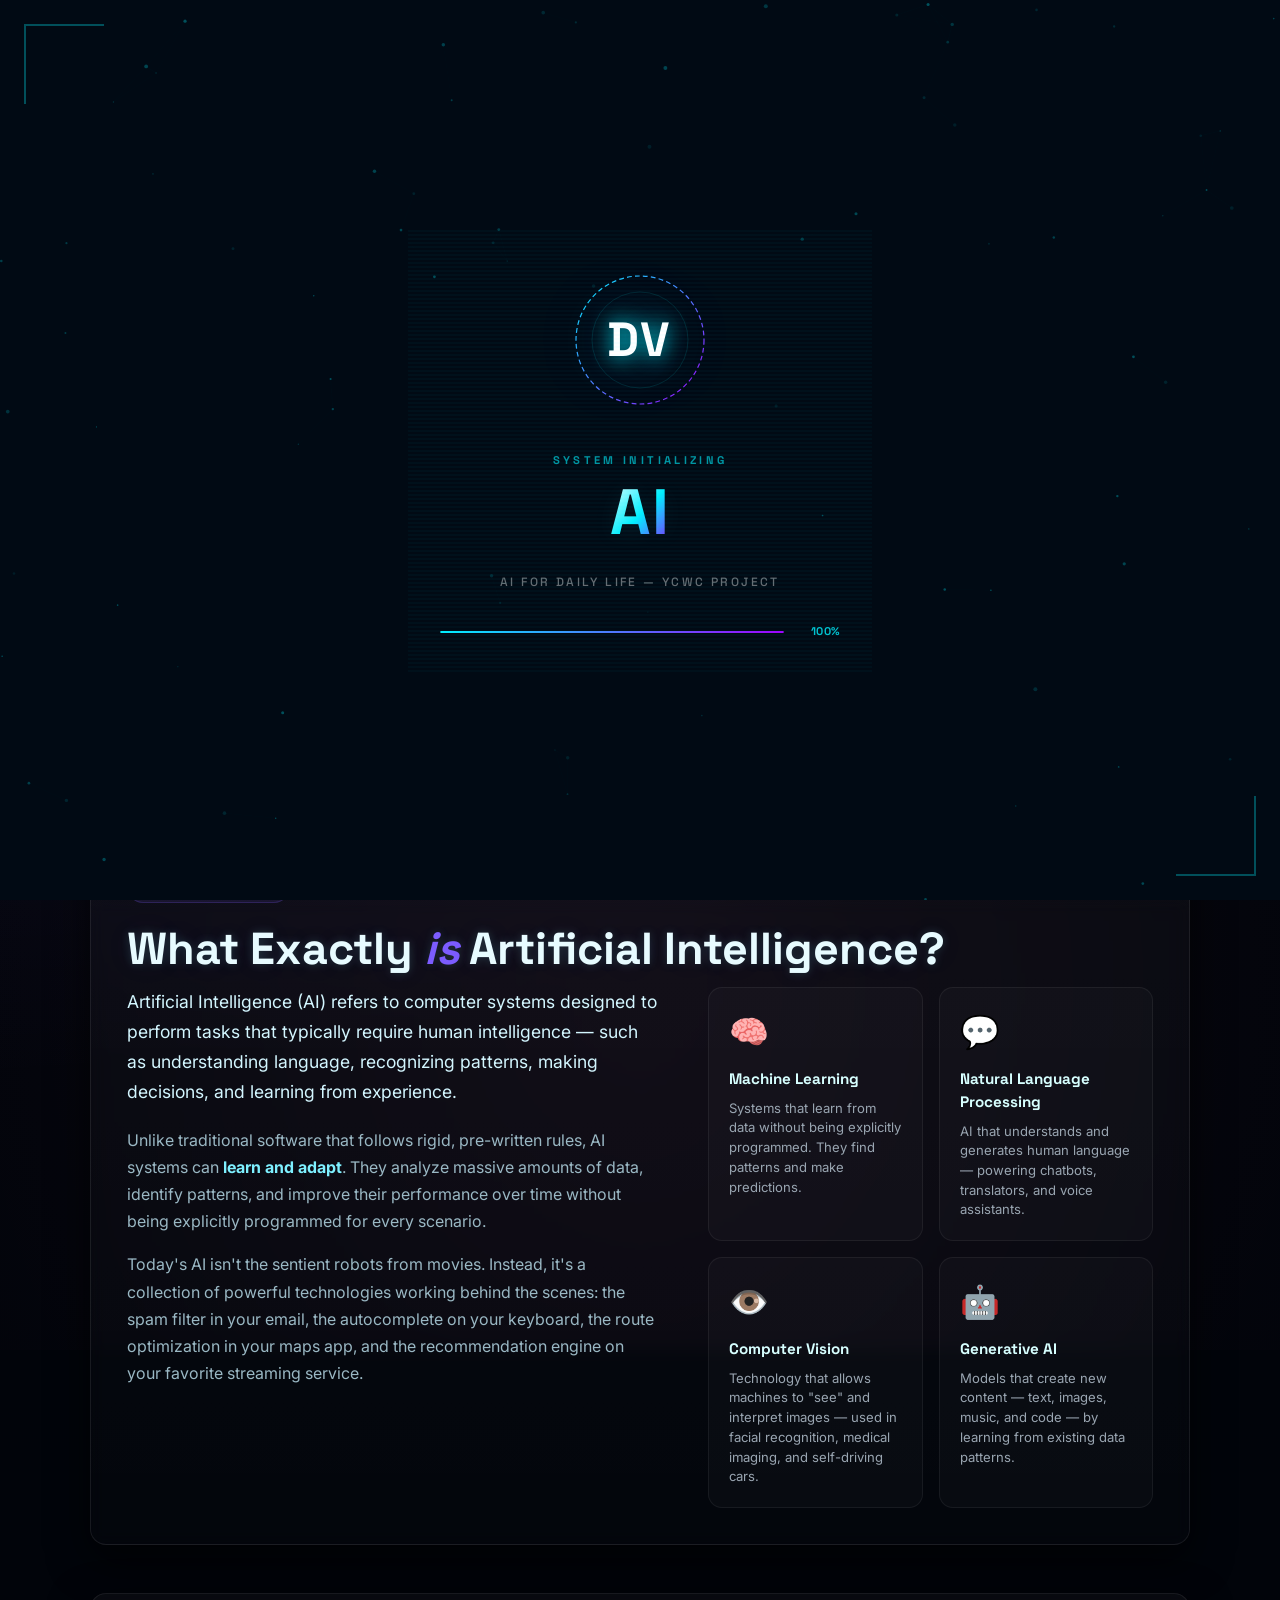
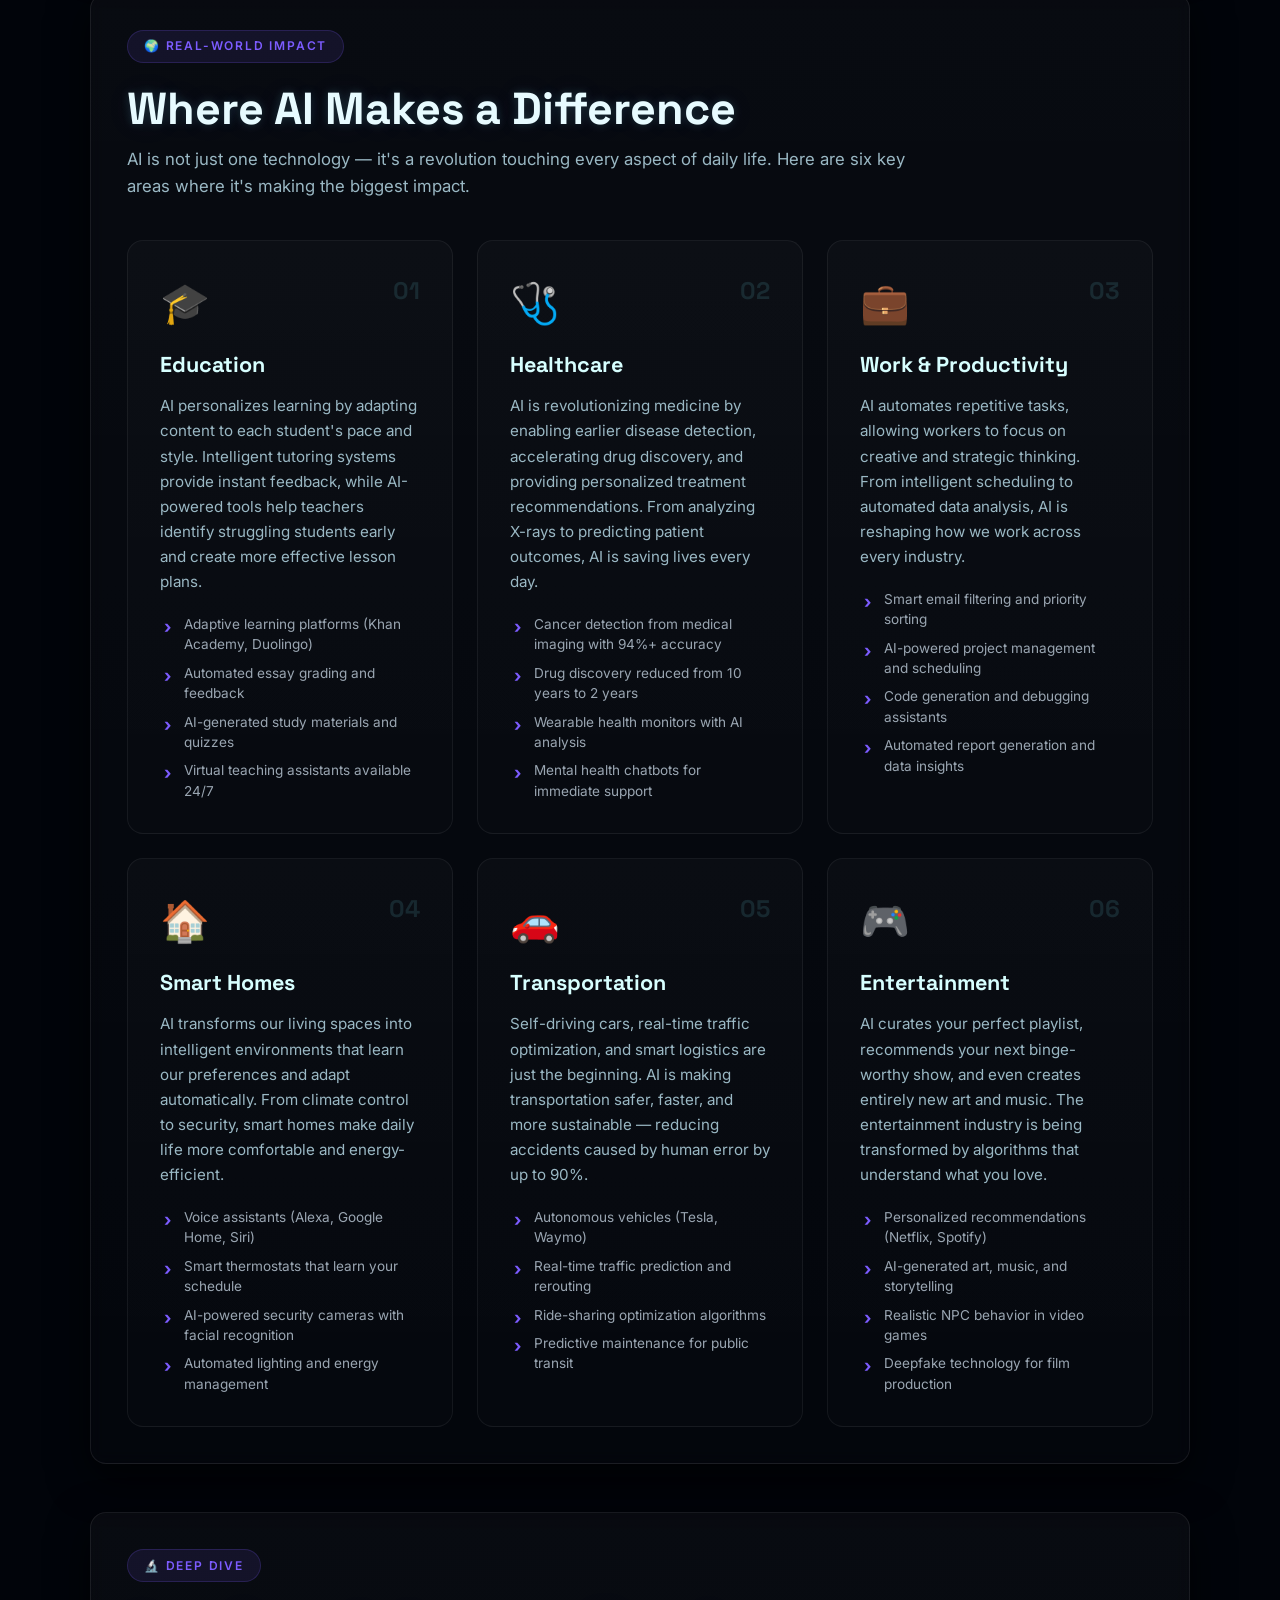
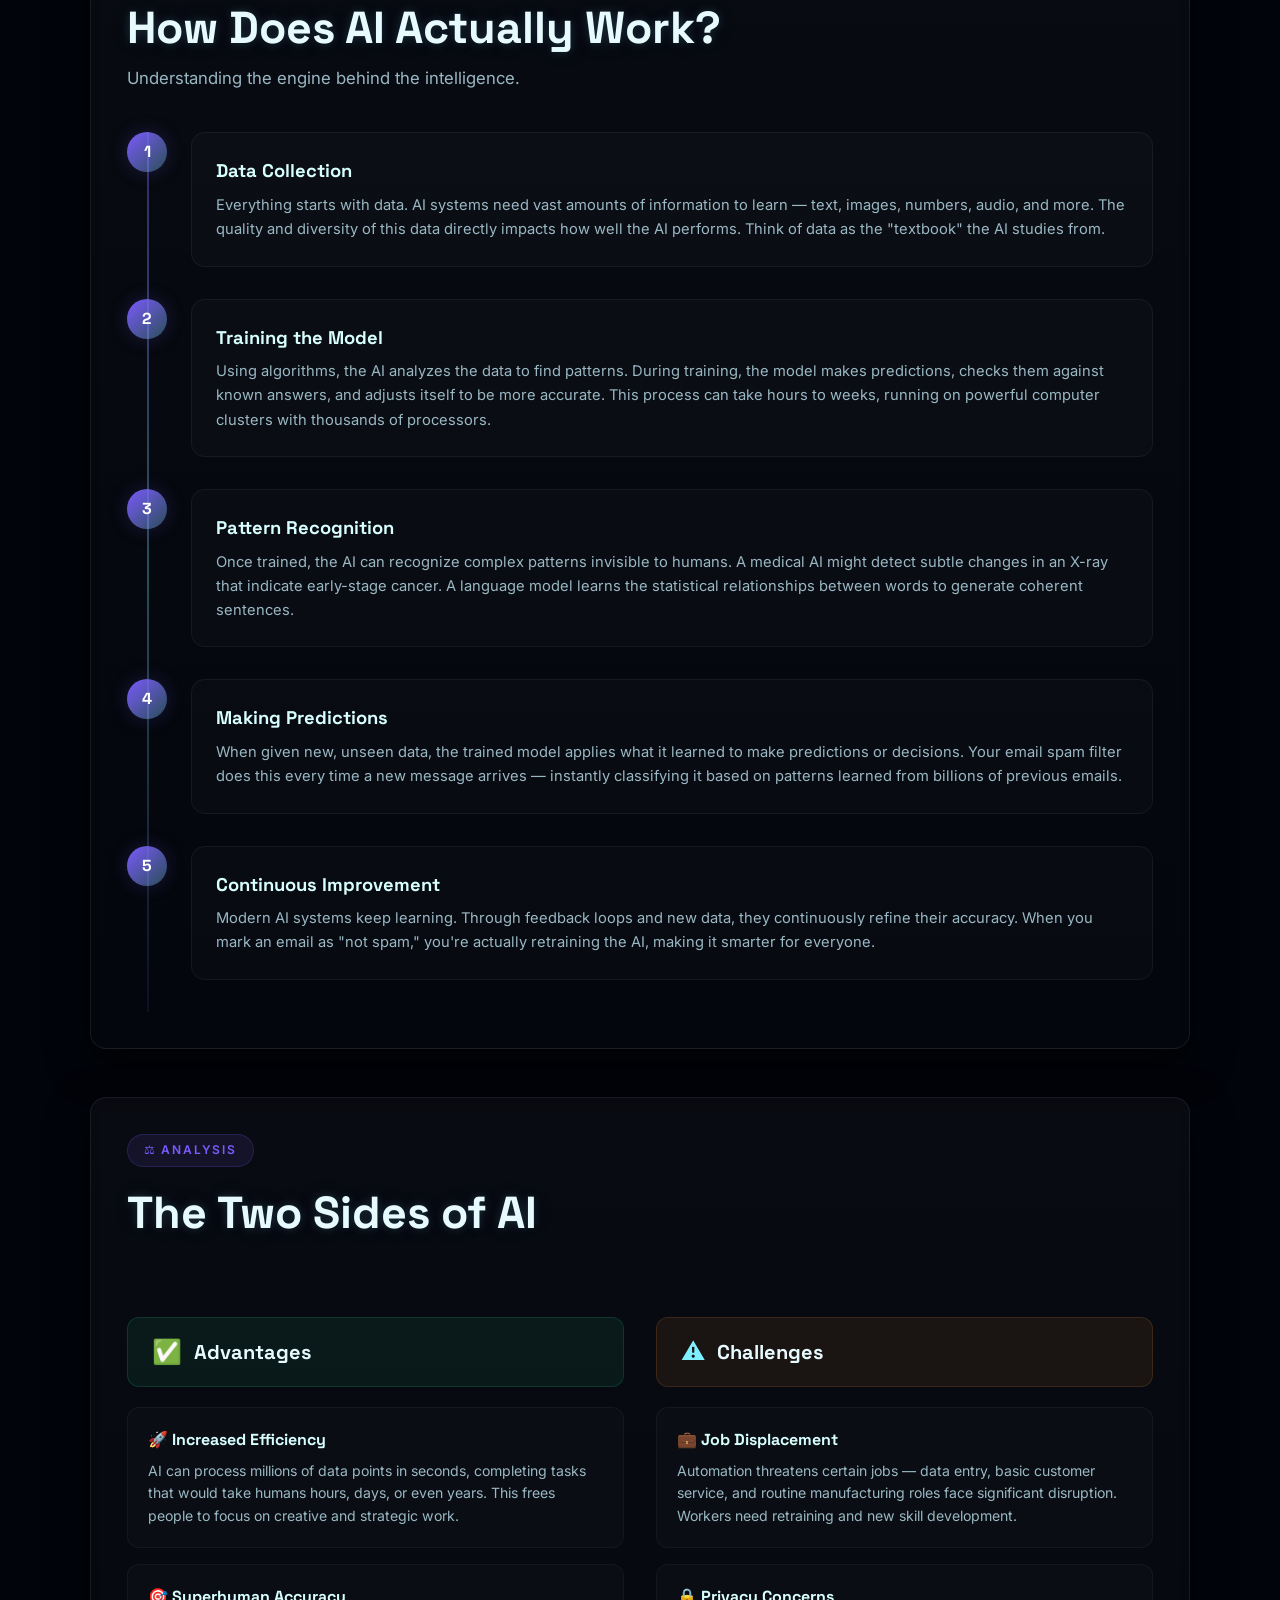
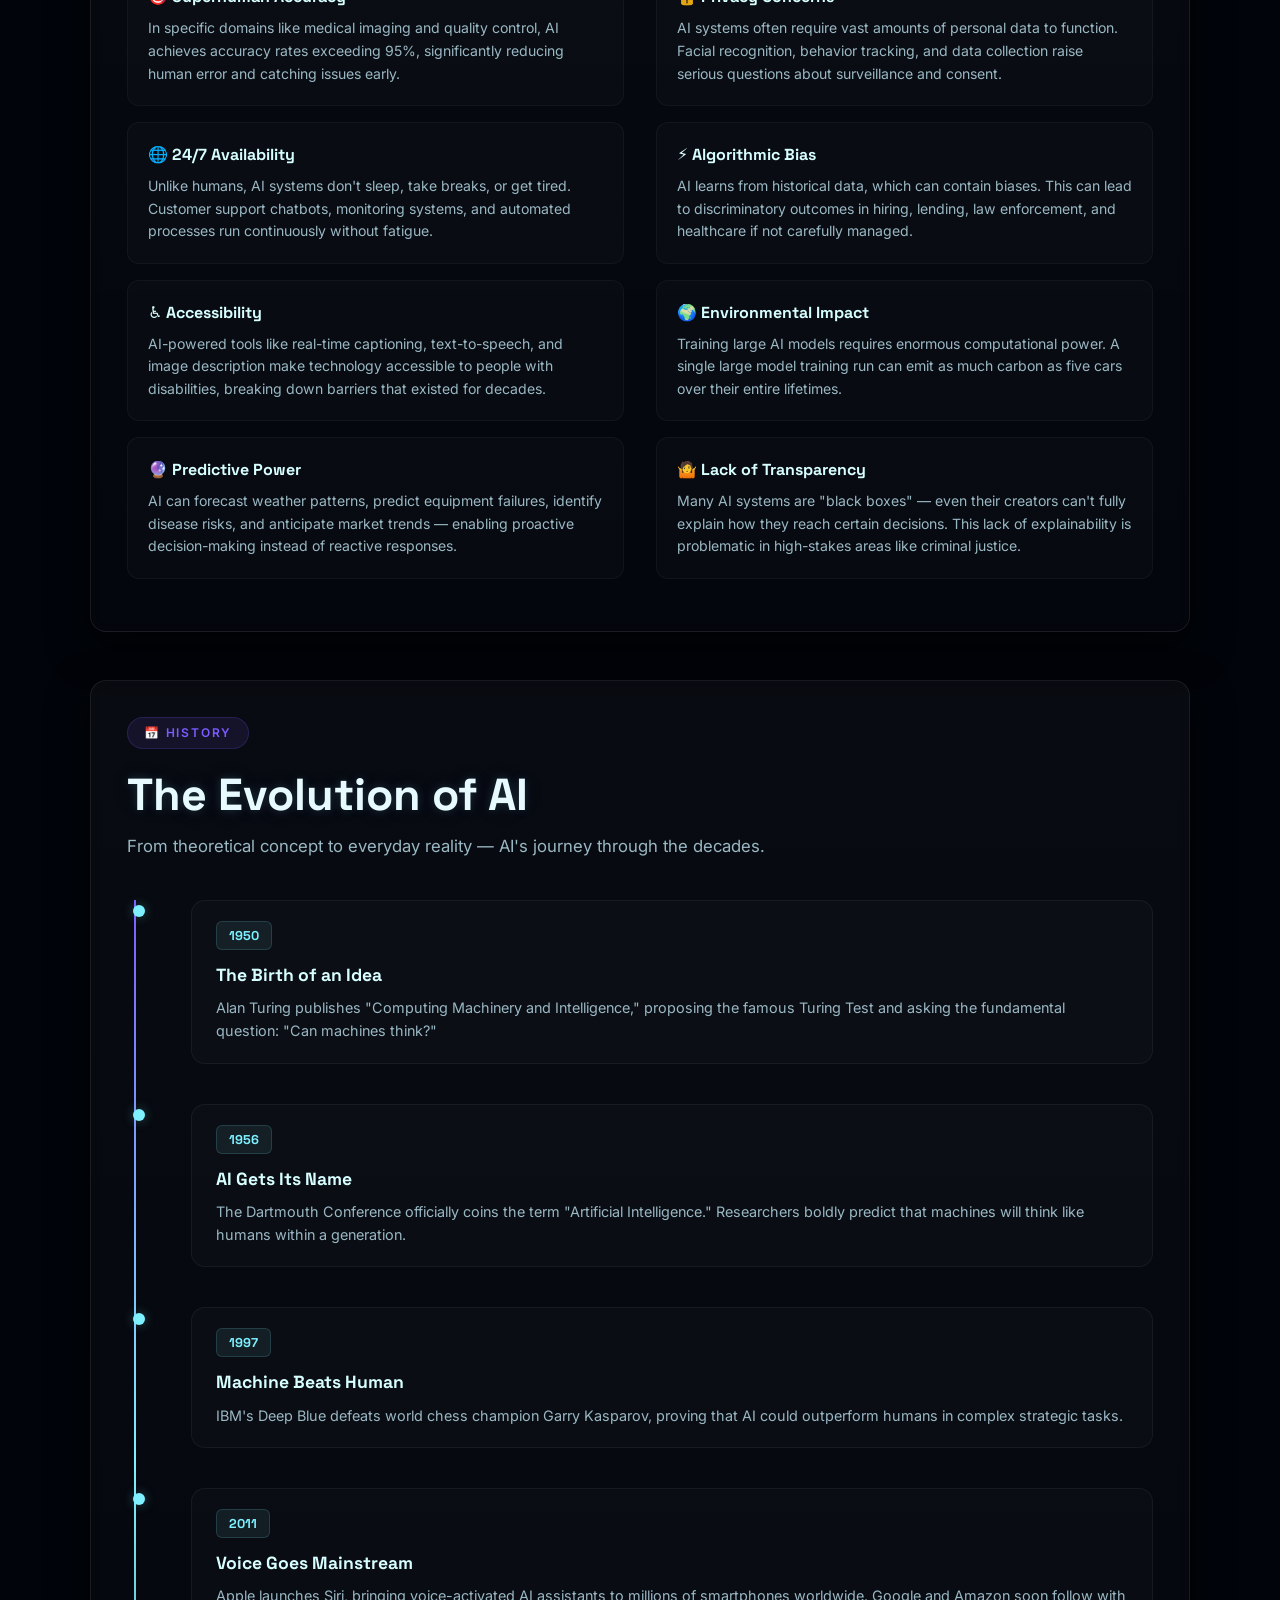
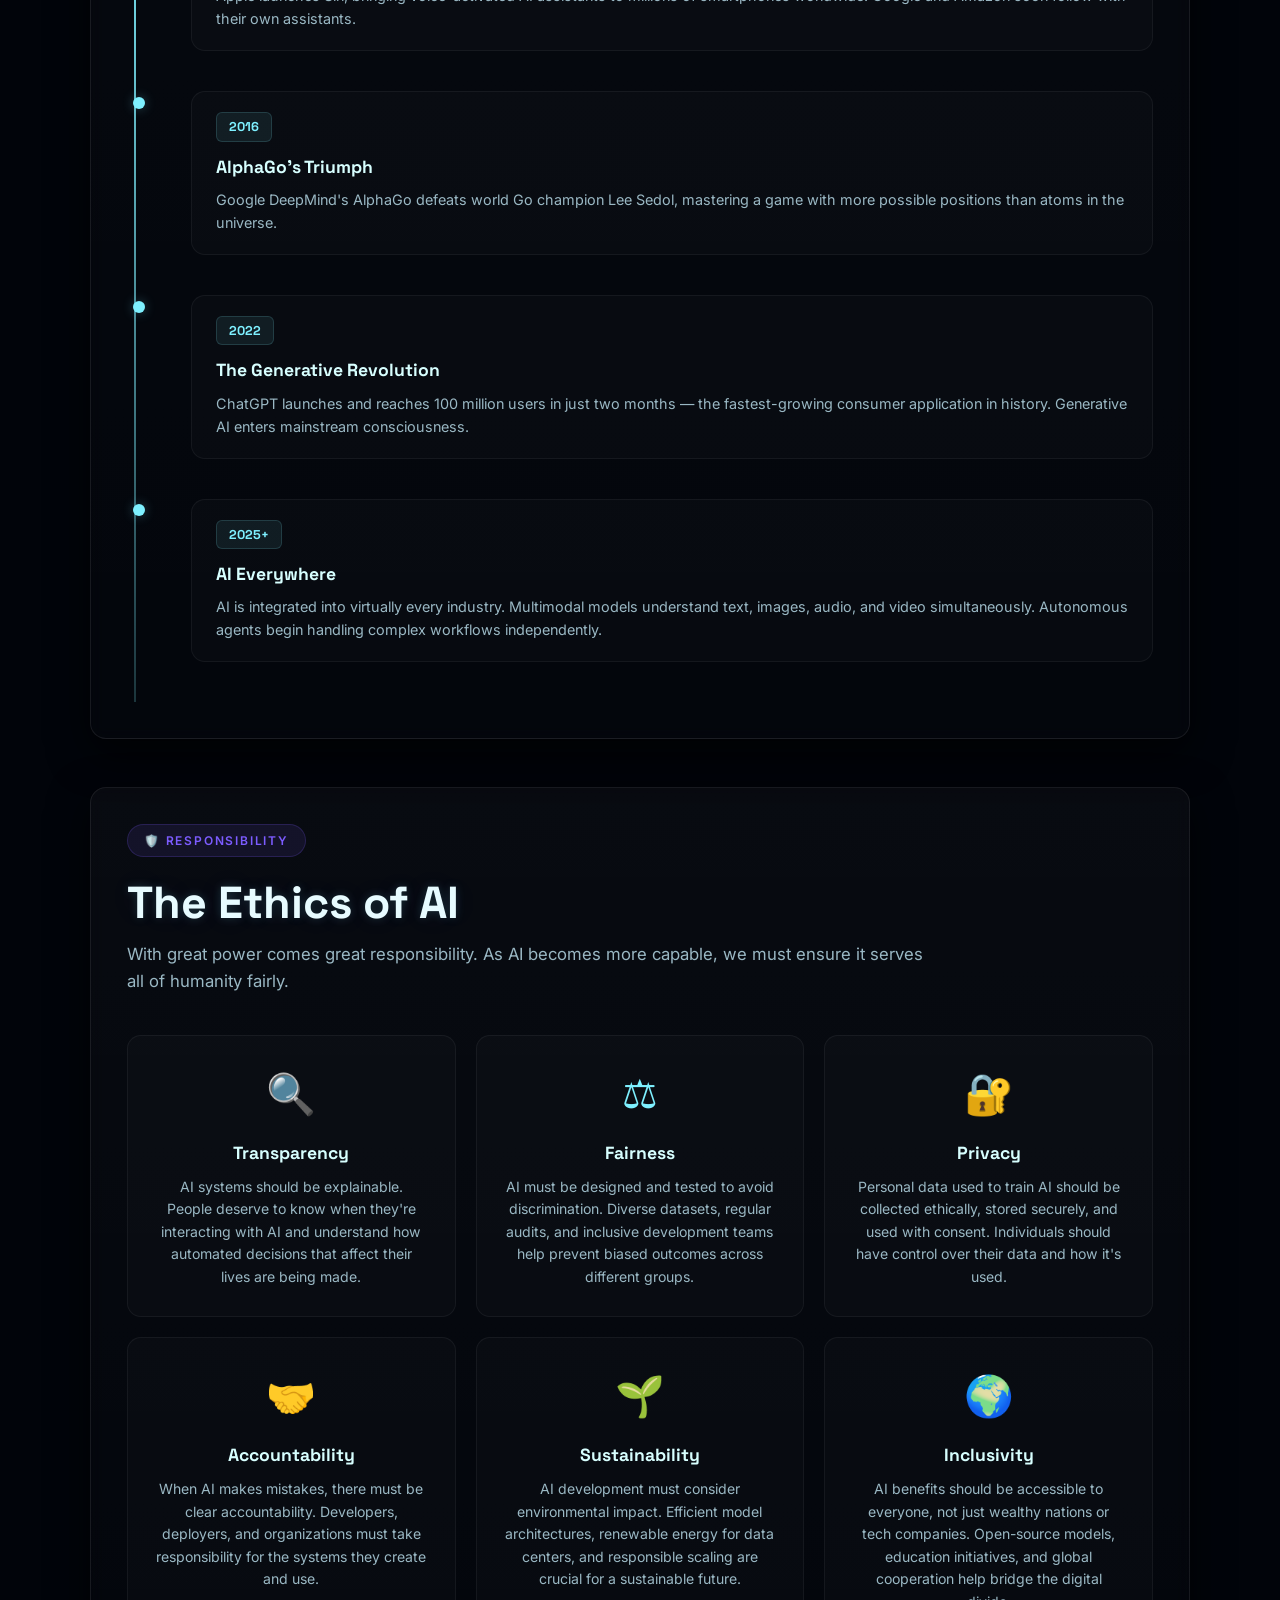
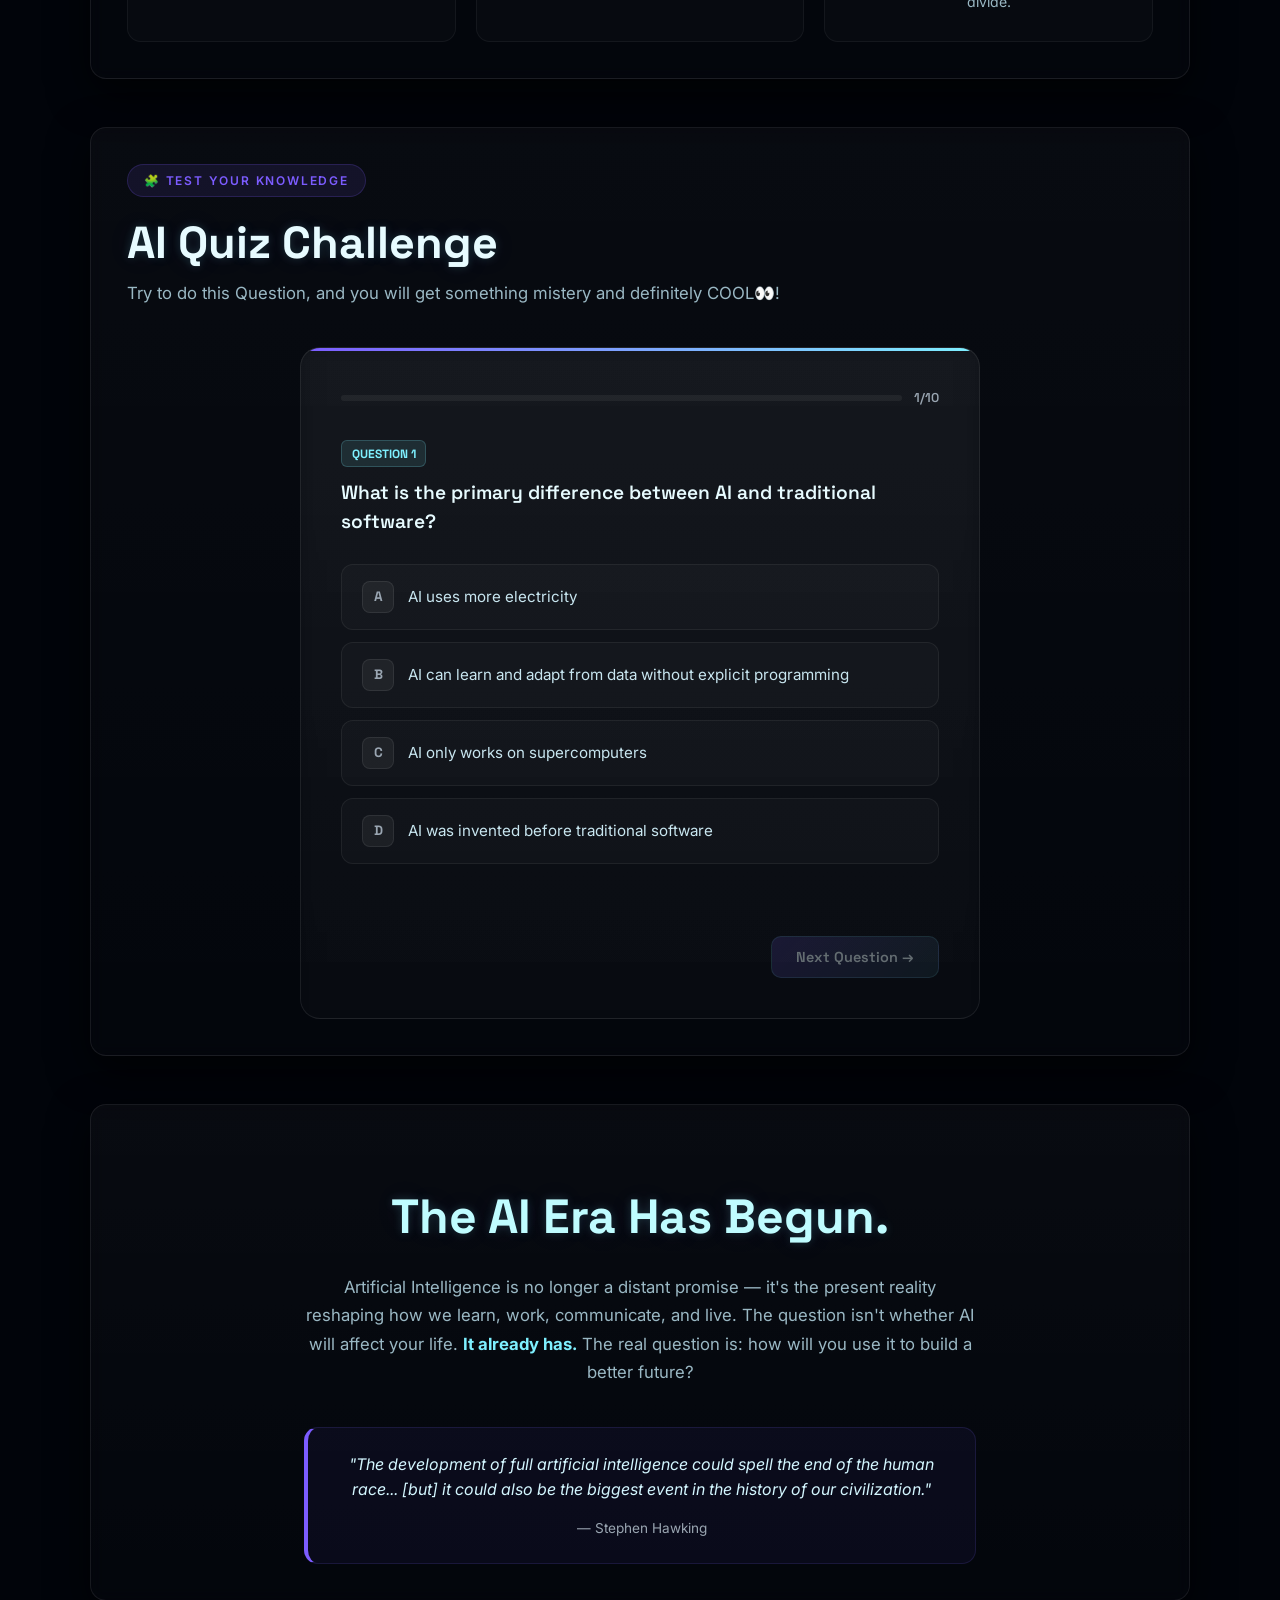
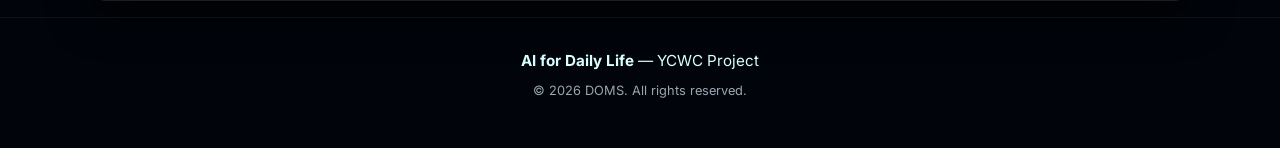
<file: index.html>
<!DOCTYPE html>
<html lang="en" data-theme="dark">

<head>
  <meta charset="UTF-8">
  <meta name="viewport" content="width=device-width, initial-scale=1.0">
  <title>AI for Daily Life — YCWC</title>
  <meta name="description"
    content="Explore how Artificial Intelligence is transforming everyday life — from education and healthcare to smart homes and entertainment.">
  <link rel="preconnect" href="https://fonts.googleapis.com">
  <link rel="preconnect" href="https://fonts.gstatic.com" crossorigin>
  <link
    href="https://fonts.googleapis.com/css2?family=Inter:wght@400;500;600;700;800;900&family=Space+Grotesk:wght@400;500;600;700&display=swap"
    rel="stylesheet">
  <link rel="stylesheet" href="futuristic.css">
  <link rel="stylesheet" href="intro.css">
  <link rel="stylesheet" href="materi.css">
  <link rel="stylesheet" href="sidebar.css">
  <link rel="stylesheet" href="content.css">
  <link rel="stylesheet" href="chatbot.css">
</head>

<body class="locked">
  <canvas id="bg-canvas" aria-hidden="true"></canvas>
  <div class="hologram-container" aria-hidden="true">
    <div class="hologram"></div>
  </div>

  <!-- ═══════ FUTURISTIC INTRO SCREEN ═══════ -->
  <div id="intro-screen">
    <canvas id="intro-canvas"></canvas>
    <div class="intro-content">
      <div class="intro-glitch-wrapper">
        <div class="intro-logo-ring">
          <svg viewBox="0 0 200 200" class="intro-ring-svg">
            <circle cx="100" cy="100" r="80" fill="none" stroke="url(#ringGrad)" stroke-width="1.5"
              stroke-dasharray="6 4" />
            <circle cx="100" cy="100" r="60" fill="none" stroke="rgba(0,240,255,0.3)" stroke-width="0.5" />
            <defs>
              <linearGradient id="ringGrad" x1="0%" y1="0%" x2="100%" y2="100%">
                <stop offset="0%" style="stop-color:#00f0ff" />
                <stop offset="100%" style="stop-color:#a000ff" />
              </linearGradient>
            </defs>
          </svg>
          <div class="intro-logo-letters">DV</div>
        </div>
      </div>
      <div class="intro-text-block">
        <div class="intro-label">SYSTEM INITIALIZING</div>
        <h1 class="intro-title" id="intro-title"></h1>
        <div class="intro-subtitle" id="intro-subtitle">AI FOR DAILY LIFE — YCWC PROJECT</div>
      </div>
      <div class="intro-progress-wrap">
        <div class="intro-progress-bar">
          <div class="intro-progress-fill" id="intro-progress-fill"></div>
        </div>
        <div class="intro-progress-label" id="intro-progress-label">0%</div>
      </div>
      <div class="intro-scanline"></div>
    </div>
  </div>

  <!-- ═══════ LOGIN GATE ═══════ -->

  <div id="login-overlay">
    <div class="login-card">
      <div class="login-header">
        <div class="login-logo">DV</div>
        <h2>Access Restricted</h2>
        <p>Please authenticate to view the YCWC Project</p>
        <p style="font-size: 0.75rem; margin-top: 0.5rem; opacity: 0.7; color: var(--neon);">(Sign in and Log in are the
          same here)</p>
      </div>
      <form id="login-form">
        <div class="input-group">
          <label for="username">System ID</label>
          <input type="text" id="username" placeholder="Enter any username" required autocomplete="off">
        </div>
        <div class="input-group">
          <label for="password">Passcode</label>
          <input type="password" id="password" placeholder="Enter any password" required>
        </div>
        <button type="submit" class="btn btn-primary login-btn">Initialize Connection</button>
      </form>
    </div>
  </div>

  <header class="header">
    <div style="display:flex;align-items:center;gap:0.65rem;" id="header-brand-area">
      <a class="brand" href="#" aria-label="YCWC home"><strong>DV</strong></a>
    </div>
    <nav class="header-nav" id="header-nav">
      <a href="#hero" class="nav-link active">Home</a>
      <a href="camera.html" class="nav-link" style="color: #00f0ff; font-weight: 700;">📷 AI Camera</a>
      <a href="cyber_hand.html" class="nav-link" style="color: #00ff88; font-weight: 700;">🖐️ Hand Glitch HUD</a>
      <a href="#what-is-ai" class="nav-link">What is AI</a>
      <a href="#impact-areas" class="nav-link">Impact</a>
      <a href="#deep-dive" class="nav-link">Deep Dive</a>
      <a href="#pros-cons" class="nav-link">Pros & Cons</a>
      <a href="#timeline" class="nav-link">Timeline</a>
      <a href="#ethics" class="nav-link">Ethics</a>
      <a href="#quiz" class="nav-link">Quiz</a>
      <a href="#library" class="nav-link admin-only" style="display: none; color: #f472b6;">Library</a>
    </nav>
    <button class="sidebar-toggle" onclick="showSidebar()" aria-label="Open menu">
      <span class="hamburger-line"></span>
      <span class="hamburger-line"></span>
      <span class="hamburger-line"></span>
    </button>
  </header>

  <!-- ═══════ IMPROVED SIDEBAR ═══════ -->
  <div id="sidebar">
    <div class="sidebar-header">
      <div class="sidebar-brand">
        <span class="sidebar-brand-icon">✦</span>
        <span class="sidebar-brand-text">DOMS</span>
      </div>
      <button class="sidebar-close" onclick="hideSidebar()" aria-label="Close menu">
        <svg width="20" height="20" viewBox="0 0 24 24" fill="none" stroke="currentColor" stroke-width="2.5"
          stroke-linecap="round">
          <line x1="18" y1="6" x2="6" y2="18"></line>
          <line x1="6" y1="6" x2="18" y2="18"></line>
        </svg>
      </button>
    </div>

    <nav class="sidebar-nav">
      <span class="sidebar-label">Navigation</span>
      <a href="index.html" class="sidebar-link active">
        <span class="sidebar-link-icon">🏠</span>
        <span>Home</span>
      </a>
      <a href="camera.html" class="sidebar-link" style="color: #00f0ff;">
        <span class="sidebar-link-icon">📷</span>
        <span>AI Camera Platform</span>
      </a>
      <a href="cyber_hand.html" class="sidebar-link" style="color: #00ff88;">
        <span class="sidebar-link-icon">🖐️</span>
        <span>Hand Glitch HUD</span>
      </a>
      <a href="aboutme.html" class="sidebar-link">
        <span class="sidebar-link-icon">👤</span>
        <span>About Me</span>
      </a>
    </nav>

    <div class="sidebar-nav">
      <span class="sidebar-label">Sections</span>
      <a href="#what-is-ai" class="sidebar-link" onclick="hideSidebar()">
        <span class="sidebar-link-icon">📖</span>
        <span>What is AI</span>
      </a>
      <a href="#impact-areas" class="sidebar-link" onclick="hideSidebar()">
        <span class="sidebar-link-icon">🌍</span>
        <span>Impact Areas</span>
      </a>
      <a href="#deep-dive" class="sidebar-link" onclick="hideSidebar()">
        <span class="sidebar-link-icon">🔬</span>
        <span>How AI Works</span>
      </a>
      <a href="#pros-cons" class="sidebar-link" onclick="hideSidebar()">
        <span class="sidebar-link-icon">⚖️</span>
        <span>Pros & Cons</span>
      </a>
      <a href="#timeline" class="sidebar-link" onclick="hideSidebar()">
        <span class="sidebar-link-icon">📅</span>
        <span>Timeline</span>
      </a>
      <a href="#ethics" class="sidebar-link" onclick="hideSidebar()">
        <span class="sidebar-link-icon">🛡️</span>
        <span>Ethics</span>
      </a>
      <a href="#quiz" class="sidebar-link" onclick="hideSidebar()">
        <span class="sidebar-link-icon">🧩</span>
        <span>Quiz</span>
      </a>
      <a href="#library" class="sidebar-link admin-only" onclick="hideSidebar()" style="display: none; color: #f472b6;">
        <span class="sidebar-link-icon">📁</span>
        <span>Library</span>
      </a>
    </div>

    <div class="sidebar-footer">
      <div class="sidebar-footer-card">
        <p class="sidebar-footer-text">Built with by Vincent</p>
        <p class="sidebar-footer-copy">&copy; 2026 DOMS</p>
      </div>
    </div>
  </div>

  <!-- penutup -->
  <div id="penutup" class="hide"></div>

  <main>

    <!-- ═══════════ HERO SECTION ═══════════ -->
    <section id="hero" class="container hero-container">
      <div class="hero card animate" aria-labelledby="hero-title">
        <p class="eyebrow-label">ARTIFICIAL INTELLIGENCE × EVERYDAY LIFE</p>
        <h1 id="hero-title" class="glow hero-headline">
          The Future Isn't Coming.<br>
          <span class="gradient-text">It's Already Here.</span>
        </h1>
        <p class="hero-copy">
          From the moment you unlock your phone with your face to when a smart speaker reads you the weather — AI is
          woven into every corner of modern living. It's not science fiction anymore. It's your morning routine.
        </p>
        <div class="hero-actions">
          <a class="btn btn-primary" href="#what-is-ai">Start Exploring</a>
          <a class="btn btn-ghost" href="cyber_hand.html" style="border-color: rgba(0, 255, 136, 0.5); color: #00ff88;">🖐️
            Hand Glitch HUD</a>
          <a class="btn btn-ghost" href="camera.html" style="border-color: rgba(0, 240, 255, 0.4); color: #00f0ff;">📷
            AI CyberSelfie Cam</a>
          <a class="btn btn-ghost" href="#impact-areas">See AI in Action</a>
        </div>
        <div class="scroll-indicator">
          <span>Scroll to explore</span>
          <div class="scroll-indicator-arrow"></div>
        </div>
        <div class="hero-stats-row">
          <div class="hero-stat">
            <span class="hero-stat-number" data-count="77">77%</span>
            <span class="hero-stat-label">of devices use AI</span>
          </div>
          <div class="hero-stat">
            <span class="hero-stat-number" data-count="15.7">$15.7T</span>
            <span class="hero-stat-label">projected GDP boost by 2030</span>
          </div>
          <div class="hero-stat">
            <span class="hero-stat-number" data-count="97">97M</span>
            <span class="hero-stat-label">new jobs created by AI</span>
          </div>
        </div>
      </div>
    </section>

    <!-- ═══════════ WHAT IS AI ═══════════ -->
    <section id="what-is-ai" class="container content-section">
      <div class="section-badge">📖 FOUNDATIONS</div>
      <h2 class="section-title glow">What Exactly <em>is</em> Artificial Intelligence?</h2>
      <div class="two-column">
        <div class="col-text">
          <p class="lead-text">
            Artificial Intelligence (AI) refers to computer systems designed to perform tasks that typically require
            human intelligence — such as understanding language, recognizing patterns, making decisions, and learning
            from experience.
          </p>
          <p>
            Unlike traditional software that follows rigid, pre-written rules, AI systems can <strong>learn and
              adapt</strong>. They analyze massive amounts of data, identify patterns, and improve their performance
            over time without being explicitly programmed for every scenario.
          </p>
          <p>
            Today's AI isn't the sentient robots from movies. Instead, it's a collection of powerful technologies
            working behind the scenes: the spam filter in your email, the autocomplete on your keyboard, the route
            optimization in your maps app, and the recommendation engine on your favorite streaming service.
          </p>
        </div>
        <div class="col-visual">
          <div class="ai-types-grid">
            <div class="ai-type-card">
              <div class="ai-type-icon">🧠</div>
              <h4>Machine Learning</h4>
              <p>Systems that learn from data without being explicitly programmed. They find patterns and make
                predictions.</p>
            </div>
            <div class="ai-type-card">
              <div class="ai-type-icon">💬</div>
              <h4>Natural Language Processing</h4>
              <p>AI that understands and generates human language — powering chatbots, translators, and voice
                assistants.</p>
            </div>
            <div class="ai-type-card">
              <div class="ai-type-icon">👁️</div>
              <h4>Computer Vision</h4>
              <p>Technology that allows machines to "see" and interpret images — used in facial recognition, medical
                imaging, and self-driving cars.</p>
            </div>
            <div class="ai-type-card">
              <div class="ai-type-icon">🤖</div>
              <h4>Generative AI</h4>
              <p>Models that create new content — text, images, music, and code — by learning from existing data
                patterns.</p>
            </div>
          </div>
        </div>
      </div>
    </section>

    <!-- ═══════════ IMPACT AREAS ═══════════ -->
    <section id="impact-areas" class="container content-section">
      <div class="section-badge">🌍 REAL-WORLD IMPACT</div>
      <h2 class="section-title glow">Where AI Makes a Difference</h2>
      <p class="section-subtitle">AI is not just one technology — it's a revolution touching every aspect of daily life.
        Here are six key areas where it's making the biggest impact.</p>

      <div class="impact-grid">

        <div class="impact-card" id="impact-education">
          <div class="impact-card-header">
            <span class="impact-icon">🎓</span>
            <span class="impact-number">01</span>
          </div>
          <h3>Education</h3>
          <p>AI personalizes learning by adapting content to each student's pace and style. Intelligent tutoring systems
            provide instant feedback, while AI-powered tools help teachers identify struggling students early and create
            more effective lesson plans.</p>
          <ul class="impact-examples">
            <li>Adaptive learning platforms (Khan Academy, Duolingo)</li>
            <li>Automated essay grading and feedback</li>
            <li>AI-generated study materials and quizzes</li>
            <li>Virtual teaching assistants available 24/7</li>
          </ul>
        </div>

        <div class="impact-card" id="impact-healthcare">
          <div class="impact-card-header">
            <span class="impact-icon">🩺</span>
            <span class="impact-number">02</span>
          </div>
          <h3>Healthcare</h3>
          <p>AI is revolutionizing medicine by enabling earlier disease detection, accelerating drug discovery, and
            providing personalized treatment recommendations. From analyzing X-rays to predicting patient outcomes, AI
            is saving lives every day.</p>
          <ul class="impact-examples">
            <li>Cancer detection from medical imaging with 94%+ accuracy</li>
            <li>Drug discovery reduced from 10 years to 2 years</li>
            <li>Wearable health monitors with AI analysis</li>
            <li>Mental health chatbots for immediate support</li>
          </ul>
        </div>

        <div class="impact-card" id="impact-work">
          <div class="impact-card-header">
            <span class="impact-icon">💼</span>
            <span class="impact-number">03</span>
          </div>
          <h3>Work & Productivity</h3>
          <p>AI automates repetitive tasks, allowing workers to focus on creative and strategic thinking. From
            intelligent scheduling to automated data analysis, AI is reshaping how we work across every industry.</p>
          <ul class="impact-examples">
            <li>Smart email filtering and priority sorting</li>
            <li>AI-powered project management and scheduling</li>
            <li>Code generation and debugging assistants</li>
            <li>Automated report generation and data insights</li>
          </ul>
        </div>

        <div class="impact-card" id="impact-home">
          <div class="impact-card-header">
            <span class="impact-icon">🏠</span>
            <span class="impact-number">04</span>
          </div>
          <h3>Smart Homes</h3>
          <p>AI transforms our living spaces into intelligent environments that learn our preferences and adapt
            automatically. From climate control to security, smart homes make daily life more comfortable and
            energy-efficient.</p>
          <ul class="impact-examples">
            <li>Voice assistants (Alexa, Google Home, Siri)</li>
            <li>Smart thermostats that learn your schedule</li>
            <li>AI-powered security cameras with facial recognition</li>
            <li>Automated lighting and energy management</li>
          </ul>
        </div>

        <div class="impact-card" id="impact-transport">
          <div class="impact-card-header">
            <span class="impact-icon">🚗</span>
            <span class="impact-number">05</span>
          </div>
          <h3>Transportation</h3>
          <p>Self-driving cars, real-time traffic optimization, and smart logistics are just the beginning. AI is making
            transportation safer, faster, and more sustainable — reducing accidents caused by human error by up to 90%.
          </p>
          <ul class="impact-examples">
            <li>Autonomous vehicles (Tesla, Waymo)</li>
            <li>Real-time traffic prediction and rerouting</li>
            <li>Ride-sharing optimization algorithms</li>
            <li>Predictive maintenance for public transit</li>
          </ul>
        </div>

        <div class="impact-card" id="impact-entertainment">
          <div class="impact-card-header">
            <span class="impact-icon">🎮</span>
            <span class="impact-number">06</span>
          </div>
          <h3>Entertainment</h3>
          <p>AI curates your perfect playlist, recommends your next binge-worthy show, and even creates entirely new art
            and music. The entertainment industry is being transformed by algorithms that understand what you love.</p>
          <ul class="impact-examples">
            <li>Personalized recommendations (Netflix, Spotify)</li>
            <li>AI-generated art, music, and storytelling</li>
            <li>Realistic NPC behavior in video games</li>
            <li>Deepfake technology for film production</li>
          </ul>
        </div>

      </div>
    </section>

    <!-- ═══════════ DEEP DIVE: HOW AI WORKS ═══════════ -->
    <section id="deep-dive" class="container content-section">
      <div class="section-badge">🔬 DEEP DIVE</div>
      <h2 class="section-title glow">How Does AI Actually Work?</h2>
      <p class="section-subtitle">Understanding the engine behind the intelligence.</p>

      <div class="process-steps">
        <div class="process-step">
          <div class="step-number">1</div>
          <div class="step-content">
            <h3>Data Collection</h3>
            <p>Everything starts with data. AI systems need vast amounts of information to learn — text, images,
              numbers, audio, and more. The quality and diversity of this data directly impacts how well the AI
              performs. Think of data as the "textbook" the AI studies from.</p>
          </div>
        </div>

        <div class="process-step">
          <div class="step-number">2</div>
          <div class="step-content">
            <h3>Training the Model</h3>
            <p>Using algorithms, the AI analyzes the data to find patterns. During training, the model makes
              predictions, checks them against known answers, and adjusts itself to be more accurate. This process can
              take hours to weeks, running on powerful computer clusters with thousands of processors.</p>
          </div>
        </div>

        <div class="process-step">
          <div class="step-number">3</div>
          <div class="step-content">
            <h3>Pattern Recognition</h3>
            <p>Once trained, the AI can recognize complex patterns invisible to humans. A medical AI might detect subtle
              changes in an X-ray that indicate early-stage cancer. A language model learns the statistical
              relationships between words to generate coherent sentences.</p>
          </div>
        </div>

        <div class="process-step">
          <div class="step-number">4</div>
          <div class="step-content">
            <h3>Making Predictions</h3>
            <p>When given new, unseen data, the trained model applies what it learned to make predictions or decisions.
              Your email spam filter does this every time a new message arrives — instantly classifying it based on
              patterns learned from billions of previous emails.</p>
          </div>
        </div>

        <div class="process-step">
          <div class="step-number">5</div>
          <div class="step-content">
            <h3>Continuous Improvement</h3>
            <p>Modern AI systems keep learning. Through feedback loops and new data, they continuously refine their
              accuracy. When you mark an email as "not spam," you're actually retraining the AI, making it smarter for
              everyone.</p>
          </div>
        </div>
      </div>
    </section>

    <!-- ═══════════ PROS & CONS ═══════════ -->
    <section id="pros-cons" class="container content-section">
      <div class="section-badge">⚖️ ANALYSIS</div>
      <h2 class="section-title glow">The Two Sides of AI</h2>
      <p class="section-subtitle">Like any powerful technology, AI brings both tremendous benefits and significant
        challenges.</p>

      <div class="pros-cons-grid">
        <div class="pros-column">
          <div class="column-header pros-header">
            <span class="column-icon">✅</span>
            <h3>Advantages</h3>
          </div>
          <div class="pros-cons-item">
            <h4>🚀 Increased Efficiency</h4>
            <p>AI can process millions of data points in seconds, completing tasks that would take humans hours, days,
              or even years. This frees people to focus on creative and strategic work.</p>
          </div>
          <div class="pros-cons-item">
            <h4>🎯 Superhuman Accuracy</h4>
            <p>In specific domains like medical imaging and quality control, AI achieves accuracy rates exceeding 95%,
              significantly reducing human error and catching issues early.</p>
          </div>
          <div class="pros-cons-item">
            <h4>🌐 24/7 Availability</h4>
            <p>Unlike humans, AI systems don't sleep, take breaks, or get tired. Customer support chatbots, monitoring
              systems, and automated processes run continuously without fatigue.</p>
          </div>
          <div class="pros-cons-item">
            <h4>♿ Accessibility</h4>
            <p>AI-powered tools like real-time captioning, text-to-speech, and image description make technology
              accessible to people with disabilities, breaking down barriers that existed for decades.</p>
          </div>
          <div class="pros-cons-item">
            <h4>🔮 Predictive Power</h4>
            <p>AI can forecast weather patterns, predict equipment failures, identify disease risks, and anticipate
              market trends — enabling proactive decision-making instead of reactive responses.</p>
          </div>
        </div>

        <div class="cons-column">
          <div class="column-header cons-header">
            <span class="column-icon">⚠️</span>
            <h3>Challenges</h3>
          </div>
          <div class="pros-cons-item">
            <h4>💼 Job Displacement</h4>
            <p>Automation threatens certain jobs — data entry, basic customer service, and routine manufacturing roles
              face significant disruption. Workers need retraining and new skill development.</p>
          </div>
          <div class="pros-cons-item">
            <h4>🔒 Privacy Concerns</h4>
            <p>AI systems often require vast amounts of personal data to function. Facial recognition, behavior
              tracking, and data collection raise serious questions about surveillance and consent.</p>
          </div>
          <div class="pros-cons-item">
            <h4>⚡ Algorithmic Bias</h4>
            <p>AI learns from historical data, which can contain biases. This can lead to discriminatory outcomes in
              hiring, lending, law enforcement, and healthcare if not carefully managed.</p>
          </div>
          <div class="pros-cons-item">
            <h4>🌍 Environmental Impact</h4>
            <p>Training large AI models requires enormous computational power. A single large model training run can
              emit as much carbon as five cars over their entire lifetimes.</p>
          </div>
          <div class="pros-cons-item">
            <h4>🤷 Lack of Transparency</h4>
            <p>Many AI systems are "black boxes" — even their creators can't fully explain how they reach certain
              decisions. This lack of explainability is problematic in high-stakes areas like criminal justice.</p>
          </div>
        </div>
      </div>
    </section>

    <!-- ═══════════ TIMELINE ═══════════ -->
    <section id="timeline" class="container content-section">
      <div class="section-badge">📅 HISTORY</div>
      <h2 class="section-title glow">The Evolution of AI</h2>
      <p class="section-subtitle">From theoretical concept to everyday reality — AI's journey through the decades.</p>

      <div class="timeline">
        <div class="timeline-item">
          <div class="timeline-marker"></div>
          <div class="timeline-content">
            <span class="timeline-year">1950</span>
            <h4>The Birth of an Idea</h4>
            <p>Alan Turing publishes "Computing Machinery and Intelligence," proposing the famous Turing Test and asking
              the fundamental question: "Can machines think?"</p>
          </div>
        </div>
        <div class="timeline-item">
          <div class="timeline-marker"></div>
          <div class="timeline-content">
            <span class="timeline-year">1956</span>
            <h4>AI Gets Its Name</h4>
            <p>The Dartmouth Conference officially coins the term "Artificial Intelligence." Researchers boldly predict
              that machines will think like humans within a generation.</p>
          </div>
        </div>
        <div class="timeline-item">
          <div class="timeline-marker"></div>
          <div class="timeline-content">
            <span class="timeline-year">1997</span>
            <h4>Machine Beats Human</h4>
            <p>IBM's Deep Blue defeats world chess champion Garry Kasparov, proving that AI could outperform humans in
              complex strategic tasks.</p>
          </div>
        </div>
        <div class="timeline-item">
          <div class="timeline-marker"></div>
          <div class="timeline-content">
            <span class="timeline-year">2011</span>
            <h4>Voice Goes Mainstream</h4>
            <p>Apple launches Siri, bringing voice-activated AI assistants to millions of smartphones worldwide. Google
              and Amazon soon follow with their own assistants.</p>
          </div>
        </div>
        <div class="timeline-item">
          <div class="timeline-marker"></div>
          <div class="timeline-content">
            <span class="timeline-year">2016</span>
            <h4>AlphaGo's Triumph</h4>
            <p>Google DeepMind's AlphaGo defeats world Go champion Lee Sedol, mastering a game with more possible
              positions than atoms in the universe.</p>
          </div>
        </div>
        <div class="timeline-item">
          <div class="timeline-marker"></div>
          <div class="timeline-content">
            <span class="timeline-year">2022</span>
            <h4>The Generative Revolution</h4>
            <p>ChatGPT launches and reaches 100 million users in just two months — the fastest-growing consumer
              application in history. Generative AI enters mainstream consciousness.</p>
          </div>
        </div>
        <div class="timeline-item">
          <div class="timeline-marker"></div>
          <div class="timeline-content">
            <span class="timeline-year">2025+</span>
            <h4>AI Everywhere</h4>
            <p>AI is integrated into virtually every industry. Multimodal models understand text, images, audio, and
              video simultaneously. Autonomous agents begin handling complex workflows independently.</p>
          </div>
        </div>
      </div>
    </section>

    <!-- ═══════════ ETHICS ═══════════ -->
    <section id="ethics" class="container content-section">
      <div class="section-badge">🛡️ RESPONSIBILITY</div>
      <h2 class="section-title glow">The Ethics of AI</h2>
      <p class="section-subtitle">With great power comes great responsibility. As AI becomes more capable, we must
        ensure it serves all of humanity fairly.</p>

      <div class="ethics-grid">
        <div class="ethics-card">
          <div class="ethics-icon">🔍</div>
          <h4>Transparency</h4>
          <p>AI systems should be explainable. People deserve to know when they're interacting with AI and understand
            how automated decisions that affect their lives are being made.</p>
        </div>
        <div class="ethics-card">
          <div class="ethics-icon">⚖️</div>
          <h4>Fairness</h4>
          <p>AI must be designed and tested to avoid discrimination. Diverse datasets, regular audits, and inclusive
            development teams help prevent biased outcomes across different groups.</p>
        </div>
        <div class="ethics-card">
          <div class="ethics-icon">🔐</div>
          <h4>Privacy</h4>
          <p>Personal data used to train AI should be collected ethically, stored securely, and used with consent.
            Individuals should have control over their data and how it's used.</p>
        </div>
        <div class="ethics-card">
          <div class="ethics-icon">🤝</div>
          <h4>Accountability</h4>
          <p>When AI makes mistakes, there must be clear accountability. Developers, deployers, and organizations must
            take responsibility for the systems they create and use.</p>
        </div>
        <div class="ethics-card">
          <div class="ethics-icon">🌱</div>
          <h4>Sustainability</h4>
          <p>AI development must consider environmental impact. Efficient model architectures, renewable energy for data
            centers, and responsible scaling are crucial for a sustainable future.</p>
        </div>
        <div class="ethics-card">
          <div class="ethics-icon">🌍</div>
          <h4>Inclusivity</h4>
          <p>AI benefits should be accessible to everyone, not just wealthy nations or tech companies. Open-source
            models, education initiatives, and global cooperation help bridge the digital divide.</p>
        </div>
      </div>
    </section>
    <!-- ═══════════ QUIZ SECTION ═══════════ -->
    <section id="quiz" class="container content-section">
      <div class="section-badge">🧩 TEST YOUR KNOWLEDGE</div>
      <h2 class="section-title glow">AI Quiz Challenge</h2>
      <p class="section-subtitle">Try to do this Question, and you will get something mistery and definitely COOL👀!</p>

      <div class="quiz-container">
        <div class="quiz-card" id="quiz-card">
          <!-- Quiz content injected by JS -->
        </div>
      </div>
    </section>

    <!-- ═══════════ SECRET LIBRARY SECTION ═══════════ -->
    <section id="library" class="container content-section admin-only" style="display: none;">
      <div class="section-badge"
        style="color: #f472b6; border-color: rgba(244, 114, 182, 0.3); background: rgba(244, 114, 182, 0.1);">📁
        CLASSIFIED LOGS</div>
      <h2 class="section-title glow" style="text-shadow: 0 0 10px rgba(244, 114, 182, 0.3);">System Library</h2>
      <p class="section-subtitle">Private access log records. Only visible to authorized administrators.</p>

      <div class="library-container card">
        <div class="library-header">
          <h3>Activity Logs</h3>
          <button id="clear-logs-btn" class="btn btn-ghost"
            style="color: #f87171; border-color: rgba(248, 113, 113, 0.2); padding: 0.4rem 0.8rem !important; font-size: 0.8rem;">Clear
            All Logs</button>
        </div>
        <div class="table-responsive">
          <table class="library-table">
            <thead>
              <tr>
                <th>Timestamp</th>
                <th>Action</th>
                <th>Details</th>
              </tr>
            </thead>
            <tbody id="library-logs-body">
              <!-- Logs injected by JS -->
            </tbody>
          </table>
        </div>
      </div>
    </section>

    <!-- ═══════════ CALL TO ACTION ═══════════ -->
    <section id="cta" class="container content-section cta-section">
      <div class="cta-inner">
        <h2 class="glow">The AI Era Has Begun.</h2>
        <p class="cta-text">
          Artificial Intelligence is no longer a distant promise — it's the present reality reshaping how we learn,
          work, communicate, and live. The question isn't whether AI will affect your life. <strong>It already
            has.</strong> The real question is: how will you use it to build a better future?
        </p>
        <div class="cta-quote">
          <blockquote>
            "The development of full artificial intelligence could spell the end of the human race... [but] it could
            also be the biggest event in the history of our civilization."
          </blockquote>
          <cite>— Stephen Hawking</cite>
        </div>
      </div>
    </section>

  </main>

  <footer class="site-footer">
    <div class="footer-content">
      <p class="footer-brand"><strong>AI for Daily Life</strong> — YCWC Project</p>
      <p>&copy; 2026 DOMS. All rights reserved.</p>
    </div>
  </footer>

  <button id="scrollToTopBtn" class="scroll-to-top" aria-label="Scroll to top">
    <svg width="24" height="24" viewBox="0 0 24 24" fill="none" stroke="currentColor" stroke-width="2.5"
      stroke-linecap="round" stroke-linejoin="round">
      <path d="M18 15l-6-6-6 6" />
    </svg>
  </button>

  <script src="futuristic-unlock.js"></script>
  <script src="intro.js"></script>
  <script src="particles.js" defer></script>
  <script src="sidebar.js"></script>
  <script src="content.js" defer></script>
  <script src="chatbot.js" defer></script>
</body>

</html>
</file>
<file: futuristic.css>
/* ═══════════════════════════════════════════════════════
   futuristic.css  —  Base Dark Theme + Futuristic Unlock
   ═══════════════════════════════════════════════════════ */

/* ── CSS Variables ── */
html[data-theme="dark"] {
  --bg: radial-gradient(circle at center top, #13092b 0%, #01040a 80%);
  --panel: rgba(255,255,255,0.03);
  --glass: rgba(255,255,255,0.04);
  --neon: #7ef0ff;
  --accent: #7c5cff;
  --muted: #9aa6b2;
  --border: rgba(255,255,255,0.08);
}

/* ── FUTURISTIC UNLOCKED THEME ── */
html[data-theme="futuristic"] {
  --bg: radial-gradient(ellipse at 20% 0%, #0a0118 0%, #030010 40%, #000208 100%);
  --panel: rgba(0,255,204,0.03);
  --glass: rgba(0,255,200,0.04);
  --neon: #00ffcc;
  --accent: #bf00ff;
  --muted: #7a9aaa;
  --border: rgba(0,255,204,0.1);
}

/* ── Reset ── */
*, *::before, *::after { box-sizing: border-box; }

html { scroll-behavior: smooth; height: 100%; }

body {
  margin: 0;
  min-height: 100vh;
  background-color: #01040a;
  background-image: var(--bg);
  background-size: 100% 100%;
  background-attachment: fixed;
  color: var(--neon);
  font-family: Inter, system-ui, -apple-system, "Segoe UI", Roboto, Arial, sans-serif;
  overflow-x: hidden;
  line-height: 1.5;
  transition: background-color 0.8s ease, color 0.5s ease;
}

/* ── Aurora glow ── */
body::before {
  content: '';
  position: fixed;
  top: -50%; left: -50%;
  width: 200%; height: 200%;
  background:
    radial-gradient(ellipse at 20% 50%, rgba(124,92,255,0.08) 0%, transparent 50%),
    radial-gradient(ellipse at 80% 20%, rgba(126,240,255,0.06) 0%, transparent 50%),
    radial-gradient(ellipse at 50% 80%, rgba(244,114,182,0.05) 0%, transparent 50%);
  animation: aurora 20s ease-in-out infinite alternate;
  z-index: 0;
  pointer-events: none;
  transition: background 1s ease;
}

html[data-theme="futuristic"] body::before {
  background:
    radial-gradient(ellipse at 10% 30%, rgba(191,0,255,0.12) 0%, transparent 50%),
    radial-gradient(ellipse at 90% 10%, rgba(0,255,204,0.09) 0%, transparent 50%),
    radial-gradient(ellipse at 60% 90%, rgba(0,100,255,0.08) 0%, transparent 50%),
    radial-gradient(ellipse at 40% 60%, rgba(255,0,100,0.06) 0%, transparent 50%);
}

@keyframes aurora {
  0%   { transform: translate(0,0) rotate(0deg); }
  33%  { transform: translate(2%,-3%) rotate(1deg); }
  66%  { transform: translate(-1%,2%) rotate(-0.5deg); }
  100% { transform: translate(3%,1%) rotate(1.5deg); }
}

/* ════════════════════════════════════════
   CYBER OVERLAY — injected by JS when futuristic unlocked
   ════════════════════════════════════════ */

#cyber-overlay {
  position: fixed;
  inset: 0;
  z-index: 1;
  pointer-events: none;
  overflow: hidden;
}

/* Scanline sweep */
.cyber-scanline {
  position: absolute;
  inset: 0;
  background: repeating-linear-gradient(
    180deg,
    transparent 0px,
    transparent 3px,
    rgba(0,255,204,0.022) 4px
  );
  animation: scanlineDrift 8s linear infinite;
}

@keyframes scanlineDrift {
  0%   { background-position-y: 0px; }
  100% { background-position-y: 80px; }
}

/* Cyber grid */
.cyber-grid {
  position: absolute;
  inset: 0;
  background-image:
    linear-gradient(rgba(0,255,204,0.04) 1px, transparent 1px),
    linear-gradient(90deg, rgba(0,255,204,0.04) 1px, transparent 1px);
  background-size: 60px 60px;
  animation: gridPulse 6s ease-in-out infinite;
  transform-origin: center center;
}

@keyframes gridPulse {
  0%,100% { opacity: 0.5; }
  50%      { opacity: 1; }
}

/* ════════════════════════════════════════
   BACKGROUND CANVAS
   ════════════════════════════════════════ */
#bg-canvas {
  position: fixed;
  inset: 0;
  z-index: 0;
  display: block;
  will-change: transform;
}

/* ════════════════════════════════════════
   HEADER
   ════════════════════════════════════════ */
.header {
  position: sticky;
  top: 0;
  z-index: 100;
  display: flex;
  justify-content: space-between;
  align-items: center;
  padding: 0.85rem 2rem;
  background: rgba(1,4,10,0.6);
  backdrop-filter: blur(16px) saturate(1.4);
  -webkit-backdrop-filter: blur(16px) saturate(1.4);
  border-bottom: 1px solid rgba(126,240,255,0.06);
  transition: background 300ms ease, box-shadow 300ms ease, border-color 500ms ease;
}

.header.scrolled {
  background: rgba(1,4,10,0.85);
  box-shadow: 0 4px 30px rgba(0,0,0,0.4), 0 0 40px rgba(124,92,255,0.04);
}

html[data-theme="futuristic"] .header {
  background: rgba(0,2,8,0.7);
  border-bottom-color: rgba(0,255,204,0.15);
  box-shadow: 0 0 40px rgba(0,255,204,0.05);
}

html[data-theme="futuristic"] .header.scrolled {
  background: rgba(0,2,8,0.92);
  box-shadow: 0 4px 30px rgba(0,0,0,0.5), 0 0 60px rgba(191,0,255,0.08);
}

.header-actions { display: flex; align-items: center; gap: 0.75rem; }

.brand { color: inherit; text-decoration: none; }

.header strong {
  color: var(--neon);
  text-shadow: 0 0 8px rgba(126,240,255,0.12);
  transition: color 0.5s ease, text-shadow 0.5s ease;
}

html[data-theme="futuristic"] .header strong {
  color: #00ffcc;
  text-shadow: 0 0 14px rgba(0,255,204,0.6), 0 0 40px rgba(0,255,204,0.25);
}

/* ── Reward header button ── */
#reward-header-btn {
  display: none; /* hidden until earned */
  align-items: center;
  gap: 0.35rem;
  padding: 0.38rem 0.75rem;
  font-size: 0.75rem;
  font-weight: 700;
  letter-spacing: 0.12em;
  text-transform: uppercase;
  color: #5a6a7a;
  background: rgba(255,255,255,0.04);
  border: 1px solid rgba(255,255,255,0.1);
  border-radius: 8px;
  cursor: pointer;
  transition: all 0.3s ease;
  position: relative;
  overflow: hidden;
}

#reward-header-btn.reward-btn-active {
  display: inline-flex;
  color: #ffd700;
  background: rgba(255,215,0,0.08);
  border-color: rgba(255,215,0,0.35);
  box-shadow: 0 0 16px rgba(255,215,0,0.15), inset 0 0 12px rgba(255,215,0,0.06);
  animation: rewardBtnPulse 2.5s ease-in-out infinite;
}

@keyframes rewardBtnPulse {
  0%,100% { box-shadow: 0 0 16px rgba(255,215,0,0.15), inset 0 0 12px rgba(255,215,0,0.06); }
  50%      { box-shadow: 0 0 30px rgba(255,215,0,0.35), inset 0 0 20px rgba(255,215,0,0.12); }
}

#reward-header-btn.reward-btn-active:hover {
  transform: translateY(-2px) scale(1.04);
  box-shadow: 0 0 40px rgba(255,215,0,0.4);
}

/* ─ Small password popup ─ */
#pw-popup {
  position: absolute;
  z-index: 9998;
  background: linear-gradient(135deg, rgba(10,5,25,0.98), rgba(5,3,15,0.98));
  border: 1px solid rgba(255,215,0,0.35);
  border-radius: 16px;
  padding: 1.25rem 1.5rem;
  min-width: 230px;
  text-align: center;
  box-shadow: 0 20px 50px rgba(0,0,0,0.7), 0 0 40px rgba(255,215,0,0.1);
  animation: popupIn 0.25s cubic-bezier(0.16,1,0.3,1);
}

@keyframes popupIn {
  from { opacity: 0; transform: translateY(-8px) scale(0.95); }
  to   { opacity: 1; transform: translateY(0) scale(1); }
}

.pw-pop-label {
  font-size: 0.65rem;
  font-weight: 700;
  letter-spacing: 0.2em;
  text-transform: uppercase;
  color: #ffd700;
  margin-bottom: 0.6rem;
}

.pw-pop-code {
  font-family: 'Space Grotesk', monospace;
  font-size: 2.5rem;
  font-weight: 900;
  letter-spacing: 0.35em;
  background: linear-gradient(135deg, #7ef0ff, #a78bfa, #ffd700);
  -webkit-background-clip: text;
  -webkit-text-fill-color: transparent;
  background-clip: text;
  background-size: 200% 200%;
  animation: passwordColorShift 2s ease-in-out infinite;
  margin-bottom: 0.5rem;
}

.pw-pop-hint {
  font-size: 0.72rem;
  color: #7a9aaa;
  line-height: 1.5;
  margin-bottom: 0.75rem;
}

.pw-pop-copy {
  background: linear-gradient(135deg, rgba(124,92,255,0.4), rgba(126,240,255,0.2));
  border: 1px solid rgba(126,240,255,0.3);
  border-radius: 7px;
  color: #d7ffff;
  cursor: pointer;
  font-size: 0.78rem;
  font-weight: 700;
  padding: 0.4rem 1rem;
  transition: transform 0.15s, box-shadow 0.2s;
}

.pw-pop-copy:hover {
  transform: translateY(-2px);
  box-shadow: 0 4px 12px rgba(126,240,255,0.2);
}

@keyframes passwordColorShift {
  0%,100% { background-position: 0% 50%; }
  50%      { background-position: 100% 50%; }
}

/* ════════════════════════════════════════
   NAV
   ════════════════════════════════════════ */
.nav-link {
  color: var(--muted);
  text-decoration: none;
  font-size: 0.88rem;
  font-weight: 500;
  padding: 0.3rem 0.2rem;
  transition: color 0.25s ease, text-shadow 0.25s ease;
  position: relative;
}

.nav-link::after {
  content: '';
  position: absolute;
  bottom: -2px;
  left: 0;
  width: 0;
  height: 1px;
  background: var(--neon);
  transition: width 0.3s ease;
}

.nav-link:hover::after,
.nav-link.active::after { width: 100%; }

.nav-link:hover,
.nav-link.active {
  color: var(--neon);
}

html[data-theme="futuristic"] .nav-link:hover,
html[data-theme="futuristic"] .nav-link.active {
  color: #00ffcc;
  text-shadow: 0 0 10px rgba(0,255,204,0.5);
}

/* ════════════════════════════════════════
   CONTAINERS & CARDS
   ════════════════════════════════════════ */
.container {
  position: relative;
  z-index: 2;
  max-width: 1100px;
  margin: 2rem auto 3rem;
  padding: 2.25rem;
  color: var(--neon);
  background: linear-gradient(180deg, rgba(255,255,255,0.03), rgba(255,255,255,0.01));
  border: 1px solid var(--border);
  border-radius: 16px;
  backdrop-filter: blur(8px);
  box-shadow: 0 14px 40px rgba(0,0,0,0.7);
  transition: background 0.8s ease, border-color 0.8s ease, box-shadow 0.8s ease;
}

html[data-theme="futuristic"] .container {
  background: linear-gradient(180deg, rgba(0,255,204,0.025), rgba(0,255,204,0.005));
  border-color: rgba(0,255,204,0.12);
  box-shadow: 0 14px 40px rgba(0,0,0,0.8), 0 0 60px rgba(0,255,204,0.04);
}

.hero {
  padding: 2rem !important;
  border-radius: 12px !important;
  border: 1px solid rgba(255,255,255,0.06) !important;
  background: rgba(20,30,45,0.4) !important;
  transition: background 0.8s ease, border-color 0.8s ease;
}

html[data-theme="futuristic"] .hero,
html[data-theme="futuristic"] .hero.card,
html[data-theme="futuristic"] .hero-container .card {
  background: rgba(0,20,15,0.55) !important;
  border-color: rgba(0,255,204,0.12) !important;
  box-shadow: 0 0 60px rgba(0,255,204,0.04) !important;
}

.card {
  padding: 1rem;
  border-radius: 10px;
  background: linear-gradient(180deg, rgba(255,255,255,0.01), rgba(255,255,255,0.02));
  border: 1px solid rgba(255,255,255,0.03);
  transition: background 0.8s ease, border-color 0.8s ease;
}

/* ════════════════════════════════════════
   TYPOGRAPHY
   ════════════════════════════════════════ */
h1 {
  margin: 0 0 0.75rem;
  font-size: 2.25rem;
  color: #d7ffff;
  text-shadow: 0 2px 24px rgba(126,240,255,0.08);
}

p { margin: 0 0 1rem; color: var(--muted); }

.glow {
  color: #bffcff;
  text-shadow: 0 0 10px rgba(126,240,255,0.18), 0 0 30px rgba(124,92,255,0.08);
  transition: color 0.8s ease, text-shadow 0.8s ease;
}

html[data-theme="futuristic"] .glow {
  color: #ccfffb;
  text-shadow: 0 0 14px rgba(0,255,204,0.5), 0 0 50px rgba(191,0,255,0.2);
}

/* ── Glitch text ── */
html[data-theme="futuristic"] h1.glow,
html[data-theme="futuristic"] h2.glow {
  position: relative;
}

html[data-theme="futuristic"] h2.glow::before,
html[data-theme="futuristic"] h2.glow::after {
  content: attr(data-text, '');
  position: absolute;
  inset: 0;
  pointer-events: none;
}

/* ════════════════════════════════════════
   BUTTONS
   ════════════════════════════════════════ */
.btn {
  display: inline-block;
  padding: 0.6rem 1rem;
  color: #eafcff;
  text-decoration: none;
  background: linear-gradient(90deg, rgba(124,92,255,0.18), rgba(126,240,255,0.06));
  border: 1px solid rgba(126,240,255,0.22);
  border-radius: 8px;
  box-shadow: 0 6px 30px rgba(124,92,255,0.06), 0 0 12px rgba(126,240,255,0.06) inset;
  transition: transform 180ms ease, box-shadow 180ms ease, background 0.8s ease, border-color 0.8s ease;
  cursor: pointer;
  position: relative;
  overflow: hidden;
}

.btn:hover {
  transform: translateY(-2px);
  box-shadow: 0 10px 40px rgba(124,92,255,0.12);
}

html[data-theme="futuristic"] .btn {
  background: linear-gradient(90deg, rgba(191,0,255,0.18), rgba(0,255,204,0.08));
  border-color: rgba(0,255,204,0.28);
  box-shadow: 0 0 20px rgba(0,255,204,0.06) inset;
}

html[data-theme="futuristic"] .btn:hover {
  box-shadow: 0 10px 40px rgba(191,0,255,0.2), 0 0 25px rgba(0,255,204,0.12) inset;
  border-color: rgba(0,255,204,0.5);
}

/* ── Ripple ── */
.btn-ripple {
  position: absolute;
  border-radius: 50%;
  background: rgba(126,240,255,0.25);
  transform: scale(0);
  animation: rippleGo 0.55s linear;
  pointer-events: none;
}

html[data-theme="futuristic"] .btn-ripple {
  background: rgba(0,255,204,0.28);
}

@keyframes rippleGo {
  to { transform: scale(1); opacity: 0; }
}

/* ════════════════════════════════════════
   HOLOGRAM
   ════════════════════════════════════════ */
.hologram-container {
  position: fixed;
  top: 50%;
  right: 5%;
  transform: translateY(-50%);
  width: 350px;
  height: 350px;
  z-index: 1;
  pointer-events: none;
  opacity: 0.85;
}

.hologram {
  width: 100%;
  height: 100%;
  border-radius: 50%;
  background: radial-gradient(circle, rgba(126,240,255,0.4) 0%, rgba(124,92,255,0.15) 40%, transparent 70%);
  box-shadow: 0 0 50px rgba(126,240,255,0.4), inset 0 0 50px rgba(124,92,255,0.5);
  position: relative;
  animation: float 6s ease-in-out infinite, spin 20s linear infinite;
  overflow: hidden;
  transition: background 0.8s ease, box-shadow 0.8s ease;
}

html[data-theme="futuristic"] .hologram {
  background: radial-gradient(circle, rgba(0,255,204,0.5) 0%, rgba(191,0,255,0.18) 40%, transparent 70%);
  box-shadow: 0 0 70px rgba(0,255,204,0.55), inset 0 0 70px rgba(191,0,255,0.65);
}

.hologram::before {
  content: '';
  position: absolute;
  top: 0; left: 0; right: 0; bottom: 0;
  background: repeating-linear-gradient(
    0deg,
    transparent,
    transparent 2px,
    rgba(126,240,255,0.15) 3px,
    rgba(126,240,255,0.15) 4px
  );
  animation: scanline 4s linear infinite;
}

.hologram::after {
  content: '';
  position: absolute;
  top: 10%; left: 10%; right: 10%; bottom: 10%;
  border: 2px solid rgba(126,240,255,0.6);
  border-radius: 50%;
  animation: pulse-ring 3s cubic-bezier(0.215,0.61,0.355,1) infinite;
}

@keyframes float   { 0%,100% { transform: translateY(0) scale(1); } 50% { transform: translateY(-20px) scale(1.05); } }
@keyframes spin    { from { transform: rotate(0deg); } to { transform: rotate(360deg); } }
@keyframes scanline { 0% { transform: translateY(-100%); } 100% { transform: translateY(100%); } }
@keyframes pulse-ring {
  0%   { transform: scale(0.8); opacity: 0; border-width: 4px; }
  50%  { opacity: 1; }
  100% { transform: scale(1.5); opacity: 0; border-width: 1px; }
}
@keyframes floaty  { 0% { transform: translateY(0); } 50% { transform: translateY(-6px); } 100% { transform: translateY(0); } }

.card.animate { animation: floaty 6s ease-in-out infinite; }

/* ════════════════════════════════════════
   SCROLL TO TOP
   ════════════════════════════════════════ */
.scroll-to-top {
  position: fixed;
  bottom: 2rem; right: 2rem;
  width: 3.5rem; height: 3.5rem;
  border-radius: 50%;
  background: linear-gradient(135deg, var(--accent), var(--neon));
  color: #01040a;
  border: none;
  display: flex;
  align-items: center;
  justify-content: center;
  cursor: pointer;
  z-index: 1000;
  opacity: 0;
  visibility: hidden;
  transform: translateY(20px);
  transition: opacity 0.3s, visibility 0.3s, transform 0.3s, box-shadow 0.3s, background 0.8s;
  box-shadow: 0 4px 15px rgba(124,92,255,0.4);
}

.scroll-to-top.show { opacity: 1; visibility: visible; transform: translateY(0); }
.scroll-to-top:hover { transform: translateY(-5px); box-shadow: 0 8px 25px rgba(126,240,255,0.5); }

html[data-theme="futuristic"] .scroll-to-top {
  background: linear-gradient(135deg, #bf00ff, #00ffcc);
  box-shadow: 0 4px 20px rgba(191,0,255,0.5);
}

html[data-theme="futuristic"] .scroll-to-top:hover {
  box-shadow: 0 8px 35px rgba(0,255,204,0.65);
}

/* ════════════════════════════════════════
   FUTURISTIC SECTION-LEVEL OVERRIDES
   ════════════════════════════════════════ */

/* Section badges */
html[data-theme="futuristic"] .section-badge {
  color: #00ffcc;
  border-color: rgba(0,255,204,0.28);
  background: rgba(0,255,204,0.07);
  box-shadow: 0 0 14px rgba(0,255,204,0.08);
}

/* Eyebrow labels */
html[data-theme="futuristic"] .eyebrow-label {
  color: #00ffcc !important;
  text-shadow: 0 0 10px rgba(0,255,204,0.4);
}

/* Hero stat numbers */
html[data-theme="futuristic"] .hero-stat-number {
  color: #00ffcc;
  text-shadow: 0 0 14px rgba(0,255,204,0.45);
}

/* Gradient text */
html[data-theme="futuristic"] .gradient-text {
  background: linear-gradient(135deg, #00ffcc 0%, #bf00ff 40%, #00aaff 70%, #00ffcc 100%);
  background-size: 300% 300%;
  -webkit-background-clip: text;
  -webkit-text-fill-color: transparent;
  background-clip: text;
}

/* Impact cards */
html[data-theme="futuristic"] .impact-card,
html[data-theme="futuristic"] .ai-type-card,
html[data-theme="futuristic"] .ethics-card {
  background: linear-gradient(135deg, rgba(0,20,15,0.85), rgba(0,5,20,0.85));
  border-color: rgba(0,255,204,0.12);
  transition: border-color 0.3s, box-shadow 0.3s;
}

html[data-theme="futuristic"] .impact-card:hover,
html[data-theme="futuristic"] .ai-type-card:hover,
html[data-theme="futuristic"] .ethics-card:hover {
  border-color: rgba(0,255,204,0.4);
  box-shadow: 0 0 35px rgba(0,255,204,0.1), 0 20px 40px rgba(0,0,0,0.5);
}

html[data-theme="futuristic"] .impact-icon {
  filter: drop-shadow(0 0 8px rgba(0,255,204,0.5));
}

html[data-theme="futuristic"] .impact-number { color: rgba(0,255,204,0.25); }

/* Process steps */
html[data-theme="futuristic"] .step-number {
  background: linear-gradient(135deg, rgba(191,0,255,0.25), rgba(0,255,204,0.15));
  border-color: rgba(0,255,204,0.32);
  color: #00ffcc;
  box-shadow: 0 0 18px rgba(0,255,204,0.22);
}

/* Timeline */
html[data-theme="futuristic"] .timeline-marker {
  background: #00ffcc;
  box-shadow: 0 0 14px rgba(0,255,204,0.7);
}

html[data-theme="futuristic"] .timeline::before {
  background: linear-gradient(to bottom, rgba(0,255,204,0.35), rgba(191,0,255,0.1));
}

/* Pros/cons */
html[data-theme="futuristic"] .pros-column { border-color: rgba(0,255,204,0.15); }
html[data-theme="futuristic"] .cons-column { border-color: rgba(191,0,255,0.15); }
html[data-theme="futuristic"] .column-header.pros-header { background: rgba(0,255,204,0.06); border-bottom-color: rgba(0,255,204,0.15); }
html[data-theme="futuristic"] .column-header.cons-header { background: rgba(191,0,255,0.06); border-bottom-color: rgba(191,0,255,0.15); }

/* Quiz */
html[data-theme="futuristic"] .quiz-card {
  background: linear-gradient(180deg, rgba(0,20,15,0.95), rgba(0,5,20,0.95));
  border-color: rgba(0,255,204,0.15);
  box-shadow: 0 20px 50px rgba(0,0,0,0.8), 0 0 60px rgba(0,255,204,0.05);
}
html[data-theme="futuristic"] .quiz-card::before {
  background: linear-gradient(90deg, transparent, rgba(0,255,204,0.25), transparent);
}
html[data-theme="futuristic"] .quiz-question-number { color: #00ffcc; }
html[data-theme="futuristic"] .quiz-progress-fill { background: linear-gradient(90deg, #bf00ff, #00ffcc); }
html[data-theme="futuristic"] .quiz-option {
  background: rgba(0,255,204,0.03);
  border-color: rgba(0,255,204,0.1);
}
html[data-theme="futuristic"] .quiz-option:hover {
  background: rgba(0,255,204,0.08);
  border-color: rgba(0,255,204,0.32);
  box-shadow: 0 0 22px rgba(0,255,204,0.09);
}
html[data-theme="futuristic"] .quiz-option.correct {
  background: rgba(0,255,150,0.1);
  border-color: rgba(0,255,150,0.42);
}
html[data-theme="futuristic"] .quiz-option.wrong {
  background: rgba(255,0,80,0.1);
  border-color: rgba(255,0,80,0.42);
}
html[data-theme="futuristic"] .quiz-option-letter {
  background: linear-gradient(135deg, rgba(191,0,255,0.2), rgba(0,255,204,0.1));
  border-color: rgba(0,255,204,0.22);
  color: #00ffcc;
}
html[data-theme="futuristic"] .quiz-btn-next {
  background: linear-gradient(135deg, rgba(191,0,255,0.5), rgba(0,255,204,0.25));
  border-color: rgba(0,255,204,0.32);
}
html[data-theme="futuristic"] .quiz-btn-next:hover {
  box-shadow: 0 6px 22px rgba(191,0,255,0.35), 0 0 30px rgba(0,255,204,0.12);
}
html[data-theme="futuristic"] .quiz-score-circle {
  background: linear-gradient(135deg, rgba(191,0,255,0.15), rgba(0,255,204,0.08));
  border-color: rgba(0,255,204,0.28);
  box-shadow: 0 0 50px rgba(0,255,204,0.14), 0 0 100px rgba(191,0,255,0.07);
}
html[data-theme="futuristic"] .quiz-score-number {
  color: #00ffcc;
  text-shadow: 0 0 20px rgba(0,255,204,0.55);
}

/* Btn-primary futuristic */
html[data-theme="futuristic"] .btn-primary {
  background: linear-gradient(135deg, rgba(191,0,255,0.38), rgba(0,255,204,0.18)) !important;
  border-color: rgba(0,255,204,0.38) !important;
}

/* Footer */
html[data-theme="futuristic"] .site-footer { border-top-color: rgba(0,255,204,0.08); }
html[data-theme="futuristic"] .about-footer { border-top-color: rgba(0,255,204,0.08); }
html[data-theme="futuristic"] .camera-footer { border-top-color: rgba(0,255,204,0.08); }

/* Login */
html[data-theme="futuristic"] .login-card {
  background: linear-gradient(135deg, rgba(0,10,8,0.97), rgba(0,5,20,0.97));
  border-color: rgba(0,255,204,0.22);
  box-shadow: 0 30px 80px rgba(0,0,0,0.7), 0 0 80px rgba(0,255,204,0.07);
}
html[data-theme="futuristic"] .login-logo {
  background: linear-gradient(135deg, rgba(191,0,255,0.3), rgba(0,255,204,0.15));
  border-color: rgba(0,255,204,0.32);
  color: #00ffcc;
  text-shadow: 0 0 14px rgba(0,255,204,0.55);
}

/* Sidebar */
html[data-theme="futuristic"] #sidebar {
  background: rgba(0,3,10,0.97) !important;
  border-right-color: rgba(0,255,204,0.12) !important;
}
html[data-theme="futuristic"] .sidebar-link:hover,
html[data-theme="futuristic"] .sidebar-link.active {
  color: #00ffcc;
  background: rgba(0,255,204,0.06);
  border-left-color: #00ffcc;
}

/* CTA */
html[data-theme="futuristic"] .cta-inner {
  background: linear-gradient(135deg, rgba(0,255,204,0.04), rgba(191,0,255,0.04));
  border-color: rgba(0,255,204,0.12);
}

/* Inputs */
html[data-theme="futuristic"] input[type="text"],
html[data-theme="futuristic"] input[type="password"] {
  background: rgba(0,255,204,0.04);
  border-color: rgba(0,255,204,0.22);
  color: #ccfffb;
  transition: border-color 0.2s, box-shadow 0.2s;
}
html[data-theme="futuristic"] input[type="text"]:focus,
html[data-theme="futuristic"] input[type="password"]:focus {
  border-color: rgba(0,255,204,0.55);
  box-shadow: 0 0 0 3px rgba(0,255,204,0.1);
}

/* Library badge */
html[data-theme="futuristic"] #library .section-badge {
  color: #bf00ff;
  border-color: rgba(191,0,255,0.32);
  background: rgba(191,0,255,0.08);
}

/* Camera page */
html[data-theme="futuristic"] .camera-header {
  background: rgba(0,2,8,0.75);
  border-bottom-color: rgba(0,255,204,0.15);
}
html[data-theme="futuristic"] .camera-section,
html[data-theme="futuristic"] .camera-frame-wrapper {
  border-color: rgba(0,255,204,0.15) !important;
  box-shadow: 0 0 30px rgba(0,255,204,0.07), 0 0 80px rgba(191,0,255,0.05) !important;
}
html[data-theme="futuristic"] .btn-cam {
  background: linear-gradient(135deg, rgba(191,0,255,0.3), rgba(0,255,204,0.15));
  border-color: rgba(0,255,204,0.3);
  color: #ccfffb;
}
html[data-theme="futuristic"] .btn-cam:hover {
  box-shadow: 0 0 20px rgba(0,255,204,0.2), 0 6px 18px rgba(191,0,255,0.25);
}
html[data-theme="futuristic"] .rec-indicator { color: #00ffcc; }
html[data-theme="futuristic"] .counter-badge {
  border-color: rgba(0,255,204,0.25);
  background: rgba(0,255,204,0.06);
  color: #00ffcc;
}

/* About page */
html[data-theme="futuristic"] .about-profile-card,
html[data-theme="futuristic"] .about-bio-card,
html[data-theme="futuristic"] .skill-card,
html[data-theme="futuristic"] .cert-card {
  background: linear-gradient(135deg, rgba(0,20,15,0.85), rgba(0,5,20,0.85));
  border-color: rgba(0,255,204,0.12);
}
html[data-theme="futuristic"] .skill-bar-fill {
  background: linear-gradient(90deg, #bf00ff, #00ffcc) !important;
  box-shadow: 0 0 12px rgba(0,255,204,0.35);
}
html[data-theme="futuristic"] .profile-badge,
html[data-theme="futuristic"] .social-pill,
html[data-theme="futuristic"] .block-badge,
html[data-theme="futuristic"] .bio-eyebrow {
  color: #00ffcc;
  border-color: rgba(0,255,204,0.25);
  background: rgba(0,255,204,0.07);
}
html[data-theme="futuristic"] .cert-number { color: #bf00ff; }
html[data-theme="futuristic"] .bio-accent-line {
  background: linear-gradient(90deg, #00ffcc, #bf00ff);
}

/* ════════════════════════════════════════
   MISC SHARED LAYOUT
   ════════════════════════════════════════ */
.header-tag { color: var(--muted); font-size: 0.95rem; letter-spacing: 0.08em; text-transform: uppercase; }
.hero-container { margin: 2rem auto 0; }
.materis-container { margin: 10.5rem auto 3rem; }

/* Product grid */
.product-grid {
  display: grid;
  grid-template-columns: repeat(auto-fit, minmax(220px,1fr));
  gap: 1.25rem; padding: 1.25rem;
  border-radius: 14px;
  border: 1px solid rgba(255,255,255,0.08);
  background: linear-gradient(180deg, rgba(255,255,255,0.025), rgba(255,255,255,0.012));
}

.materi {
  display: flex; flex-direction: column; gap: 0.85rem;
  padding: 1rem; border-radius: 12px;
  background: var(--panel);
  border: 1px solid rgba(255,255,255,0.06);
  box-shadow: 0 10px 24px rgba(0,0,0,0.25);
}

/* Stats */
.stats-grid { display: grid; grid-template-columns: repeat(3,minmax(0,1fr)); gap: 1rem; }
.stat-card {
  padding: 1.5rem; border-radius: 18px;
  background: rgba(255,255,255,0.03);
  border: 1px solid rgba(255,255,255,0.07);
}
.stat-card .icon {
  display: inline-flex; width: 2.5rem; height: 2.5rem;
  align-items: center; justify-content: center; font-size: 1.2rem;
  margin-bottom: 1rem; background: rgba(126,240,255,0.14); border-radius: 14px;
}

/* ════════════════════════════════════════
   RESPONSIVE
   ════════════════════════════════════════ */
@media (max-width: 900px) {
  .hero-split, .stats-section { grid-template-columns: 1fr; }
}

@media (max-width: 600px) {
  .container { margin: 2rem 1rem 3rem; padding: 1rem; }
  .header { padding: 1rem; }
  .hero { padding: 1.5rem !important; }
  .scroll-to-top { bottom: 1.5rem; right: 1.5rem; width: 3rem; height: 3rem; }
}
</file>
<file: intro.css>
/* ═══════════════════════════════════════════════
   FUTURISTIC INTRO SCREEN — intro.css
   ═══════════════════════════════════════════════ */

#intro-screen {
  position: fixed;
  inset: 0;
  z-index: 99999;
  background: #010a14;
  display: flex;
  align-items: center;
  justify-content: center;
  overflow: hidden;
  transition: opacity 0.8s ease, visibility 0.8s ease;
}

#intro-screen.fade-out {
  opacity: 0;
  visibility: hidden;
  pointer-events: none;
}

#intro-canvas {
  position: absolute;
  inset: 0;
  width: 100%;
  height: 100%;
  opacity: 0.4;
}

/* ── Scanline overlay ── */
.intro-scanline {
  position: absolute;
  inset: 0;
  background: repeating-linear-gradient(
    to bottom,
    transparent,
    transparent 2px,
    rgba(0, 240, 255, 0.03) 2px,
    rgba(0, 240, 255, 0.03) 4px
  );
  pointer-events: none;
  animation: scanMove 8s linear infinite;
}

@keyframes scanMove {
  0%   { background-position: 0 0; }
  100% { background-position: 0 200px; }
}

/* ── Main content ── */
.intro-content {
  position: relative;
  z-index: 10;
  display: flex;
  flex-direction: column;
  align-items: center;
  gap: 2rem;
  text-align: center;
  padding: 2rem;
}

/* ── Logo Ring ── */
.intro-glitch-wrapper {
  position: relative;
}

.intro-logo-ring {
  position: relative;
  width: 160px;
  height: 160px;
  display: flex;
  align-items: center;
  justify-content: center;
}

.intro-ring-svg {
  position: absolute;
  inset: 0;
  width: 100%;
  height: 100%;
  animation: ringRotate 4s linear infinite;
}

@keyframes ringRotate {
  from { transform: rotate(0deg); }
  to   { transform: rotate(360deg); }
}

.intro-logo-letters {
  font-family: 'Space Grotesk', sans-serif;
  font-size: 3rem;
  font-weight: 900;
  color: #fff;
  letter-spacing: 0.05em;
  text-shadow:
    0 0 20px rgba(0, 240, 255, 0.9),
    0 0 60px rgba(0, 240, 255, 0.4),
    0 0 100px rgba(160, 0, 255, 0.3);
  animation: logoPulse 2s ease-in-out infinite alternate;
}

@keyframes logoPulse {
  from { text-shadow: 0 0 20px rgba(0,240,255,0.9), 0 0 60px rgba(0,240,255,0.4); }
  to   { text-shadow: 0 0 30px rgba(0,240,255,1),   0 0 90px rgba(160,0,255,0.6); }
}

/* Glitch flicker on logo */
.intro-logo-letters::before,
.intro-logo-letters::after {
  content: 'DV';
  position: absolute;
  top: 0; left: 0;
  width: 100%; height: 100%;
  display: flex;
  align-items: center;
  justify-content: center;
}

.intro-logo-letters::before {
  color: #00f0ff;
  animation: glitchTop 3s infinite steps(1);
  clip-path: polygon(0 0, 100% 0, 100% 40%, 0 40%);
  opacity: 0;
}

.intro-logo-letters::after {
  color: #a000ff;
  animation: glitchBot 3s infinite steps(1);
  clip-path: polygon(0 60%, 100% 60%, 100% 100%, 0 100%);
  opacity: 0;
}

@keyframes glitchTop {
  0%,90%  { opacity: 0; transform: none; }
  91%     { opacity: 1; transform: translateX(-4px); }
  93%     { opacity: 0; }
  94%     { opacity: 1; transform: translateX(4px); }
  96%,100%{ opacity: 0; }
}

@keyframes glitchBot {
  0%,88%  { opacity: 0; transform: none; }
  89%     { opacity: 1; transform: translateX(4px); }
  91%     { opacity: 0; }
  92%     { opacity: 1; transform: translateX(-4px); }
  94%,100%{ opacity: 0; }
}

/* ── Text Block ── */
.intro-text-block {
  display: flex;
  flex-direction: column;
  align-items: center;
  gap: 0.5rem;
}

.intro-label {
  font-family: 'Space Grotesk', sans-serif;
  font-size: 0.7rem;
  font-weight: 700;
  letter-spacing: 0.3em;
  color: rgba(0, 240, 255, 0.6);
  text-transform: uppercase;
  animation: fadeInUp 0.6s ease forwards;
}

.intro-title {
  font-family: 'Space Grotesk', sans-serif;
  font-size: clamp(2rem, 5vw, 4rem);
  font-weight: 900;
  color: #fff;
  letter-spacing: 0.02em;
  line-height: 1.1;
  min-height: 1.2em;
  background: linear-gradient(135deg, #ffffff 0%, #00f0ff 50%, #a000ff 100%);
  -webkit-background-clip: text;
  -webkit-text-fill-color: transparent;
  background-clip: text;
  animation: fadeInUp 0.6s 0.2s ease both;
}

.intro-subtitle {
  font-family: 'Space Grotesk', sans-serif;
  font-size: 0.75rem;
  font-weight: 500;
  letter-spacing: 0.2em;
  color: rgba(255, 255, 255, 0.4);
  text-transform: uppercase;
  animation: fadeInUp 0.6s 0.4s ease both;
}

/* ── Progress Bar ── */
.intro-progress-wrap {
  display: flex;
  align-items: center;
  gap: 1rem;
  width: min(400px, 80vw);
  animation: fadeInUp 0.6s 0.6s ease both;
}

.intro-progress-bar {
  flex: 1;
  height: 2px;
  background: rgba(255,255,255,0.1);
  border-radius: 99px;
  overflow: hidden;
}

.intro-progress-fill {
  height: 100%;
  width: 0%;
  background: linear-gradient(90deg, #00f0ff, #a000ff);
  border-radius: 99px;
  transition: width 0.05s linear;
  box-shadow: 0 0 12px rgba(0, 240, 255, 0.8);
}

.intro-progress-label {
  font-family: 'Space Grotesk', sans-serif;
  font-size: 0.7rem;
  font-weight: 700;
  color: rgba(0, 240, 255, 0.8);
  letter-spacing: 0.05em;
  min-width: 2.5rem;
  text-align: right;
}

@keyframes fadeInUp {
  from { opacity: 0; transform: translateY(16px); }
  to   { opacity: 1; transform: translateY(0); }
}

/* ── Corner accents ── */
#intro-screen::before,
#intro-screen::after {
  content: '';
  position: absolute;
  width: 80px;
  height: 80px;
  border-color: rgba(0, 240, 255, 0.3);
  border-style: solid;
}

#intro-screen::before {
  top: 24px; left: 24px;
  border-width: 2px 0 0 2px;
}

#intro-screen::after {
  bottom: 24px; right: 24px;
  border-width: 0 2px 2px 0;
}
</file>
<file: materi.css>
.materis-container {
  margin: 10.5rem auto 3rem;
}

.materi {
  display: flex;
  flex-direction: column;
  gap: 0.85rem;
  padding: 1rem;
  border-radius: 12px;
  background: var(--panel);
  border: 1px solid rgba(255, 255, 255, 0.06);
  box-shadow: 0 10px 24px rgba(0, 0, 0, 0.25);
}

.card-title {
  margin: 0.25rem 0 0;
  font-size: 1.25rem;
  color: #d7ffff;
  text-align: center;
}

.materi-img-container {
  overflow: hidden;
  border-radius: 10px;
  aspect-ratio: 4 / 3;
  margin-top: 0.75rem;
}

.materi-img-container img {
  display: block;
  width: 100%;
  height: 100%;
  object-fit: cover;
}

.materik-detail-container {
  display: flex;
  justify-content: space-between;
  align-items: flex-end;
  gap: 0.75rem;
}

.materi-detail {
  flex: 1;
}

.materi h2 {
  margin: 0 0 0.25rem;
  font-size: 1.15rem;
  color: #d7ffff;
}

.price {
  margin: 0 0 0.25rem;
  color: var(--neon);
  font-weight: 600;
}

.description {
  margin: 0;
  font-size: 0.95rem;
}

.plus-btn button {
  border: none;
  border-radius: 999px;
  width: 2.4rem;
  height: 2.4rem;
  background: linear-gradient(135deg, var(--accent), var(--neon));
  color: white;
  font-size: 1.1rem;
  cursor: pointer;
}

.cart-pill {
  border: 1px solid rgba(126, 240, 255, 0.22);
  background: rgba(255, 255, 255, 0.04);
  color: var(--neon);
  padding: 0.45rem 0.8rem;
  border-radius: 999px;
}

.impact h2 {
  margin: 0 0 2rem;
  text-align: center;
  font-size: 2rem;
  color: #d7ffff;
}

.card-container {
  display: grid;
  grid-template-columns: repeat(auto-fit, minmax(200px, 1fr));
  gap: 1.5rem;
}

.card {
  padding: 1.5rem;
  border-radius: 12px;
  background: var(--panel);
  border: 1px solid rgba(255, 255, 255, 0.08);
  text-align: center;
  transition: transform 200ms ease, box-shadow 200ms ease;
}

.card:hover {
  transform: translateY(-4px);
  box-shadow: 0 12px 32px rgba(126, 240, 255, 0.1);
}

.icon {
  font-size: 2.5rem;
  margin-bottom: 0.75rem;
}
</file>
<file: sidebar.css>
/* ═══════════════════════════════════════════
   sidebar.css — Shared Sidebar Styles
   ═══════════════════════════════════════════ */

#sidebar {
  position: fixed;
  top: 0;
  bottom: 0;
  right: -100%;
  width: min(360px, 80%);
  z-index: 1001;
  box-shadow: -12px 0 40px rgba(0, 0, 0, 0.55);
  transition: right 250ms ease-in-out;
  overflow-y: auto;
  backdrop-filter: blur(12px);
  
  display: flex;
  flex-direction: column;
  padding: 0;
  background: rgba(6, 12, 24, 0.97);
  border-left: 1px solid rgba(126, 240, 255, 0.06);
  color: white;
}

#sidebar.open {
  right: 0;
}

#sidebar button {
  background-color: transparent;
  border: none;
  cursor: pointer;
}

/* Sidebar specific new UI styles */
.sidebar-header {
  display: flex;
  justify-content: space-between;
  align-items: center;
  padding: 1.25rem 1.5rem;
  border-bottom: 1px solid rgba(255, 255, 255, 0.06);
}

.sidebar-brand {
  display: flex;
  align-items: center;
  gap: 0.6rem;
}

.sidebar-brand-icon {
  font-size: 1.2rem;
  color: var(--accent);
  animation: brandPulse 3s ease-in-out infinite;
}

@keyframes brandPulse {
  0%, 100% { opacity: 0.7; transform: scale(1); }
  50% { opacity: 1; transform: scale(1.15); }
}

.sidebar-brand-text {
  font-family: 'Space Grotesk', monospace;
  font-size: 1rem;
  font-weight: 700;
  color: #d7ffff;
  letter-spacing: 0.1em;
}

.sidebar-close {
  width: 36px !important;
  height: 36px !important;
  border-radius: 10px !important;
  background: rgba(255, 255, 255, 0.04) !important;
  border: 1px solid rgba(255, 255, 255, 0.06) !important;
  color: var(--muted);
  display: flex;
  align-items: center;
  justify-content: center;
  cursor: pointer;
  transition: background 200ms, color 200ms, border-color 200ms;
}

.sidebar-close:hover {
  background: rgba(255, 80, 80, 0.1) !important;
  color: #ff6b6b !important;
  border-color: rgba(255, 80, 80, 0.2) !important;
}

.sidebar-nav {
  display: flex;
  flex-direction: column;
  gap: 0.25rem;
  padding: 1rem 1rem;
  border-bottom: 1px solid rgba(255, 255, 255, 0.04);
}

.sidebar-label {
  font-size: 0.7rem;
  font-weight: 600;
  letter-spacing: 0.15em;
  text-transform: uppercase;
  color: rgba(154, 166, 178, 0.5);
  padding: 0 0.75rem;
  margin-bottom: 0.5rem;
}

.sidebar-link {
  display: flex;
  align-items: center;
  gap: 0.75rem;
  padding: 0.7rem 0.85rem;
  border-radius: 10px;
  color: var(--muted) !important;
  text-decoration: none;
  font-size: 0.9rem;
  font-weight: 500;
  transition: background 200ms, color 200ms, transform 200ms;
}

.sidebar-link:hover {
  background: rgba(126, 240, 255, 0.06);
  color: var(--neon) !important;
  transform: translateX(4px);
}

.sidebar-link.active {
  background: rgba(124, 92, 255, 0.1);
  color: #d7ffff !important;
  border: 1px solid rgba(124, 92, 255, 0.15);
}

.sidebar-link-icon {
  font-size: 1.1rem;
  width: 1.5rem;
  text-align: center;
  flex-shrink: 0;
}

.sidebar-footer {
  margin-top: auto;
  padding: 1rem 1rem 1.25rem;
}

.sidebar-footer-card {
  padding: 1rem;
  border-radius: 12px;
  background: rgba(124, 92, 255, 0.06);
  border: 1px solid rgba(124, 92, 255, 0.12);
  text-align: center;
}

.sidebar-footer-text {
  font-size: 0.8rem;
  color: #d3f6ff !important;
  margin: 0 0 0.25rem !important;
}

.sidebar-footer-copy {
  font-size: 0.7rem;
  color: var(--muted) !important;
  margin: 0 !important;
}

/* ── Hamburger button ── */
.sidebar-toggle {
  background: none;
  border: 1px solid rgba(255, 255, 255, 0.08) !important;
  border-radius: 10px;
  padding: 0.5rem;
  width: 42px;
  height: 42px;
  display: flex;
  flex-direction: column;
  gap: 5px;
  align-items: center;
  justify-content: center;
  cursor: pointer;
  transition: border-color 200ms, background 200ms;
}

.sidebar-toggle:hover {
  border-color: rgba(126, 240, 255, 0.15) !important;
  background: rgba(126, 240, 255, 0.04) !important;
}

.hamburger-line {
  display: block;
  width: 18px;
  height: 2px;
  background: var(--muted);
  border-radius: 2px;
  transition: background 200ms;
}

.sidebar-toggle:hover .hamburger-line {
  background: var(--neon);
}

#penutup{
  position: fixed;
  inset: 0;
  background-color: rgba(0, 0, 0, 0.65);
  backdrop-filter: blur(10px);
  z-index: 1000;
  opacity: 0;
  pointer-events: none;
  transition: opacity 200ms ease-in-out;
}

#penutup.active {
  opacity: 1;
  pointer-events: auto;
}

body.no-scroll {
  overflow: hidden;
}

body.sidebar-open header,
body.sidebar-open main,
body.sidebar-open footer {
  filter: blur(10px) brightness(0.3);
  pointer-events: none;
  user-select: none;
}

body.sidebar-open #sidebar {
  filter: none;
  pointer-events: auto;
}
</file>
<file: content.css>
/* ═══════════════════════════════════════════
   content.css — AI for Daily Life styles
   ═══════════════════════════════════════════ */

/* ── Typography Enhancements ── */
body {
  font-family: 'Inter', system-ui, -apple-system, "Segoe UI", Roboto, Arial, sans-serif;
}

h1, h2, h3, h4 {
  font-family: 'Space Grotesk', 'Inter', system-ui, sans-serif;
}

/* ── Hero Section Enhanced ── */
.hero-headline {
  font-size: clamp(2.4rem, 5vw, 4rem) !important;
  line-height: 1.1;
  letter-spacing: -0.02em;
}

.gradient-text {
  background: linear-gradient(135deg, #7ef0ff 0%, #a78bfa 40%, #f472b6 70%, #7ef0ff 100%);
  background-size: 300% 300%;
  -webkit-background-clip: text;
  -webkit-text-fill-color: transparent;
  background-clip: text;
  animation: gradientShift 6s ease-in-out infinite;
}

@keyframes gradientShift {
  0%, 100% { background-position: 0% 50%; }
  50% { background-position: 100% 50%; }
}

.eyebrow-label {
  font-size: 0.8rem !important;
  letter-spacing: 0.2em;
  color: var(--accent) !important;
  text-transform: uppercase;
  font-weight: 600;
  margin-bottom: 0.5rem !important;
}

.hero-copy {
  font-size: 1.1rem;
  line-height: 1.7;
  color: #c8e6f0 !important;
  max-width: 42rem;
}

.hero-actions {
  display: flex;
  gap: 1rem;
  margin-top: 1.5rem;
  flex-wrap: wrap;
}

/* ── Scroll-down indicator ── */
.scroll-indicator {
  display: flex;
  flex-direction: column;
  align-items: center;
  gap: 0.5rem;
  margin-top: 2rem;
  opacity: 0.5;
  animation: scrollBounce 2s ease-in-out infinite;
}

.scroll-indicator span {
  font-size: 0.7rem;
  text-transform: uppercase;
  letter-spacing: 0.15em;
  color: var(--muted);
}

.scroll-indicator-arrow {
  width: 20px;
  height: 20px;
  border-right: 2px solid var(--neon);
  border-bottom: 2px solid var(--neon);
  transform: rotate(45deg);
  opacity: 0.6;
}

@keyframes scrollBounce {
  0%, 100% { transform: translateY(0); opacity: 0.5; }
  50% { transform: translateY(8px); opacity: 0.9; }
}

.btn-primary {
  background: linear-gradient(135deg, rgba(124, 92, 255, 0.35), rgba(126, 240, 255, 0.15)) !important;
  border: 1px solid rgba(126, 240, 255, 0.3) !important;
  font-weight: 600;
  padding: 0.75rem 1.5rem !important;
}

.btn-primary:hover {
  background: linear-gradient(135deg, rgba(124, 92, 255, 0.5), rgba(126, 240, 255, 0.25)) !important;
  box-shadow: 0 0 30px rgba(124, 92, 255, 0.2), 0 0 60px rgba(126, 240, 255, 0.1) !important;
}

.btn-ghost {
  background: transparent !important;
  border: 1px solid rgba(126, 240, 255, 0.15) !important;
  color: var(--muted) !important;
  padding: 0.75rem 1.5rem !important;
}

.btn-ghost:hover {
  background: rgba(126, 240, 255, 0.06) !important;
  color: var(--neon) !important;
}

.hero-stats-row {
  display: flex;
  gap: 2rem;
  margin-top: 2.5rem;
  padding-top: 2rem;
  border-top: 1px solid rgba(255, 255, 255, 0.06);
  flex-wrap: wrap;
}

.hero-stat {
  display: flex;
  flex-direction: column;
  gap: 0.3rem;
}

.hero-stat-number {
  font-family: 'Space Grotesk', monospace;
  font-size: 1.75rem;
  font-weight: 700;
  color: #bffcff;
  text-shadow: 0 0 20px rgba(126, 240, 255, 0.15);
}

.hero-stat-label {
  font-size: 0.8rem;
  color: var(--muted);
  text-transform: uppercase;
  letter-spacing: 0.05em;
}

/* ── Header Navigation ── */
.header-nav {
  display: flex;
  gap: 0.25rem;
  align-items: center;
  flex-wrap: wrap;
}

.nav-link {
  color: var(--muted);
  text-decoration: none;
  font-size: 0.82rem;
  padding: 0.4rem 0.7rem;
  border-radius: 8px;
  transition: color 200ms, background 200ms;
  white-space: nowrap;
}

.nav-link:hover,
.nav-link.active {
  color: var(--neon);
  background: rgba(126, 240, 255, 0.06);
}

/* ── Content Section Base ── */
.content-section {
  margin-top: 2rem;
}

.section-badge {
  display: inline-block;
  padding: 0.4rem 1rem;
  font-size: 0.75rem;
  font-weight: 600;
  letter-spacing: 0.15em;
  color: var(--accent);
  background: rgba(124, 92, 255, 0.1);
  border: 1px solid rgba(124, 92, 255, 0.2);
  border-radius: 999px;
  margin-bottom: 1.25rem;
}

.section-title {
  font-size: clamp(1.8rem, 3.5vw, 2.8rem) !important;
  margin: 0 0 0.75rem !important;
  color: #e7fbff !important;
  line-height: 1.15;
}

.section-title em {
  font-style: italic;
  color: var(--accent);
}

.section-subtitle {
  font-size: 1.05rem;
  color: #9ab8c4 !important;
  max-width: 50rem;
  margin-bottom: 2.5rem !important;
  line-height: 1.6;
}

/* ── Two-Column Layout ── */
.two-column {
  display: grid;
  grid-template-columns: 1.2fr 1fr;
  gap: 3rem;
  align-items: start;
}

.col-text .lead-text {
  font-size: 1.1rem;
  color: #d3f6ff !important;
  line-height: 1.7;
  margin-bottom: 1.25rem !important;
}

.col-text p {
  color: #9ab8c4 !important;
  line-height: 1.7;
}

.col-text strong {
  color: var(--neon);
}

/* ── AI Types Grid ── */
.ai-types-grid {
  display: grid;
  grid-template-columns: 1fr 1fr;
  gap: 1rem;
}

.ai-type-card {
  padding: 1.25rem;
  border-radius: 14px;
  background: rgba(255, 255, 255, 0.025);
  border: 1px solid rgba(255, 255, 255, 0.06);
  transition: transform 300ms ease, box-shadow 300ms ease, border-color 300ms ease;
  position: relative;
  overflow: hidden;
}

.ai-type-card::after {
  content: '';
  position: absolute;
  inset: 0;
  border-radius: inherit;
  background: radial-gradient(circle at var(--mouse-x, 50%) var(--mouse-y, 50%), rgba(126, 240, 255, 0.08) 0%, transparent 60%);
  opacity: 0;
  transition: opacity 400ms ease;
  pointer-events: none;
}

.ai-type-card:hover::after {
  opacity: 1;
}

.ai-type-card:hover {
  transform: translateY(-4px);
  border-color: rgba(126, 240, 255, 0.15);
  box-shadow: 0 12px 30px rgba(0, 0, 0, 0.3), 0 0 20px rgba(126, 240, 255, 0.05);
}

.ai-type-icon {
  font-size: 2rem;
  margin-bottom: 0.75rem;
}

.ai-type-card h4 {
  margin: 0 0 0.5rem;
  font-size: 0.95rem;
  color: #d7ffff;
}

.ai-type-card p {
  margin: 0;
  font-size: 0.82rem;
  color: var(--muted) !important;
  line-height: 1.5;
}

/* ── Impact Grid ── */
.impact-grid {
  display: grid;
  grid-template-columns: repeat(auto-fit, minmax(320px, 1fr));
  gap: 1.5rem;
}

.impact-card {
  padding: 2rem;
  border-radius: 16px;
  background: linear-gradient(180deg, rgba(255, 255, 255, 0.025), rgba(255, 255, 255, 0.01));
  border: 1px solid rgba(255, 255, 255, 0.06);
  transition: transform 300ms ease, box-shadow 300ms ease, border-color 300ms ease;
  position: relative;
  overflow: hidden;
}

.impact-card::before {
  content: '';
  position: absolute;
  top: 0;
  left: 0;
  right: 0;
  height: 3px;
  background: linear-gradient(90deg, var(--accent), var(--neon));
  opacity: 0;
  transition: opacity 300ms ease;
}

/* Mouse-tracking glow overlay */
.impact-card::after {
  content: '';
  position: absolute;
  inset: 0;
  border-radius: inherit;
  background: radial-gradient(circle at var(--mouse-x, 50%) var(--mouse-y, 50%), rgba(126, 240, 255, 0.06) 0%, transparent 60%);
  opacity: 0;
  transition: opacity 400ms ease;
  pointer-events: none;
}

.impact-card:hover::after {
  opacity: 1;
}

.impact-card:hover {
  transform: translateY(-6px);
  border-color: rgba(126, 240, 255, 0.12);
  box-shadow: 0 20px 50px rgba(0, 0, 0, 0.4), 0 0 30px rgba(126, 240, 255, 0.05);
}

.impact-card:hover::before {
  opacity: 1;
}

.impact-card-header {
  display: flex;
  justify-content: space-between;
  align-items: flex-start;
  margin-bottom: 1rem;
}

.impact-icon {
  font-size: 2.5rem;
}

.impact-number {
  font-family: 'Space Grotesk', monospace;
  font-size: 1.5rem;
  font-weight: 700;
  color: rgba(126, 240, 255, 0.12);
}

.impact-card h3 {
  font-size: 1.35rem;
  color: #d7ffff !important;
  margin: 0 0 0.75rem !important;
}

.impact-card > p {
  font-size: 0.95rem;
  color: #9ab8c4 !important;
  line-height: 1.65;
  margin-bottom: 1.25rem !important;
}

.impact-examples {
  list-style: none;
  padding: 0;
  margin: 0;
  display: flex;
  flex-direction: column;
  gap: 0.5rem;
}

.impact-examples li {
  font-size: 0.85rem;
  color: var(--muted);
  padding-left: 1.5rem;
  position: relative;
  line-height: 1.5;
}

.impact-examples li::before {
  content: '›';
  position: absolute;
  left: 0.25rem;
  color: var(--accent);
  font-size: 1.1rem;
  font-weight: 700;
}

/* ── Process Steps ── */
.process-steps {
  display: flex;
  flex-direction: column;
  gap: 0;
  position: relative;
  padding-left: 3rem;
}

.process-steps::before {
  content: '';
  position: absolute;
  left: 1.25rem;
  top: 0;
  bottom: 0;
  width: 2px;
  background: linear-gradient(180deg,
    rgba(124, 92, 255, 0.4) 0%,
    rgba(126, 240, 255, 0.3) 50%,
    rgba(124, 92, 255, 0.1) 100%
  );
}

.process-step {
  display: flex;
  gap: 1.5rem;
  align-items: flex-start;
  position: relative;
  padding-bottom: 2rem;
  opacity: 0;
  transform: translateX(-20px);
  animation: fadeSlideIn 0.6s ease forwards;
}

.process-step:nth-child(1) { animation-delay: 0.1s; }
.process-step:nth-child(2) { animation-delay: 0.2s; }
.process-step:nth-child(3) { animation-delay: 0.3s; }
.process-step:nth-child(4) { animation-delay: 0.4s; }
.process-step:nth-child(5) { animation-delay: 0.5s; }

@keyframes fadeSlideIn {
  to {
    opacity: 1;
    transform: translateX(0);
  }
}

.step-number {
  flex-shrink: 0;
  width: 2.5rem;
  height: 2.5rem;
  display: flex;
  align-items: center;
  justify-content: center;
  border-radius: 50%;
  background: linear-gradient(135deg, var(--accent), rgba(126, 240, 255, 0.3));
  color: white;
  font-family: 'Space Grotesk', monospace;
  font-weight: 700;
  font-size: 1rem;
  position: relative;
  z-index: 1;
  margin-left: -3rem;
  box-shadow: 0 0 20px rgba(124, 92, 255, 0.2);
}

.step-content {
  padding: 1.5rem;
  border-radius: 14px;
  background: rgba(255, 255, 255, 0.02);
  border: 1px solid rgba(255, 255, 255, 0.05);
  flex: 1;
  transition: border-color 300ms ease, box-shadow 300ms ease;
}

.step-content:hover {
  border-color: rgba(126, 240, 255, 0.1);
  box-shadow: 0 8px 24px rgba(0, 0, 0, 0.2);
}

.step-content h3 {
  font-size: 1.15rem;
  color: #d7ffff !important;
  margin: 0 0 0.5rem !important;
}

.step-content p {
  font-size: 0.92rem;
  color: #9ab8c4 !important;
  line-height: 1.65;
  margin: 0 !important;
}

/* ── Pros & Cons ── */
.pros-cons-grid {
  display: grid;
  grid-template-columns: 1fr 1fr;
  gap: 2rem;
}

.column-header {
  display: flex;
  align-items: center;
  gap: 0.75rem;
  padding: 1rem 1.5rem;
  border-radius: 12px;
  margin-bottom: 1.25rem;
}

.pros-header {
  background: rgba(52, 211, 153, 0.08);
  border: 1px solid rgba(52, 211, 153, 0.15);
}

.cons-header {
  background: rgba(251, 146, 60, 0.08);
  border: 1px solid rgba(251, 146, 60, 0.15);
}

.column-icon {
  font-size: 1.5rem;
}

.column-header h3 {
  margin: 0 !important;
  font-size: 1.25rem;
  color: #e7fbff !important;
}

.pros-cons-item {
  padding: 1.25rem;
  border-radius: 12px;
  background: rgba(255, 255, 255, 0.02);
  border: 1px solid rgba(255, 255, 255, 0.04);
  margin-bottom: 1rem;
  transition: transform 250ms ease, border-color 250ms ease;
}

.pros-cons-item:hover {
  transform: translateX(6px);
  border-color: rgba(126, 240, 255, 0.1);
}

.pros-cons-item h4 {
  margin: 0 0 0.5rem;
  font-size: 1rem;
  color: #d7ffff;
}

.pros-cons-item p {
  margin: 0;
  font-size: 0.88rem;
  color: #9ab8c4 !important;
  line-height: 1.6;
}

/* ── Timeline ── */
.timeline {
  position: relative;
  padding-left: 2rem;
}

.timeline::before {
  content: '';
  position: absolute;
  left: 0.45rem;
  top: 0;
  bottom: 0;
  width: 2px;
  background: linear-gradient(180deg,
    var(--accent) 0%,
    var(--neon) 40%,
    rgba(126, 240, 255, 0.2) 100%
  );
}

.timeline-item {
  position: relative;
  padding-bottom: 2.5rem;
  padding-left: 2rem;
}

.timeline-marker {
  position: absolute;
  left: -1.6rem;
  top: 0.35rem;
  width: 12px;
  height: 12px;
  border-radius: 50%;
  background: var(--neon);
  border: 3px solid var(--bg);
  box-shadow: 0 0 12px rgba(126, 240, 255, 0.3);
  z-index: 1;
}

.timeline-content {
  padding: 1.25rem 1.5rem;
  border-radius: 14px;
  background: rgba(255, 255, 255, 0.02);
  border: 1px solid rgba(255, 255, 255, 0.05);
  transition: transform 300ms ease, border-color 300ms ease, box-shadow 300ms ease;
}

.timeline-content:hover {
  transform: translateX(8px);
  border-color: rgba(126, 240, 255, 0.1);
  box-shadow: 0 8px 24px rgba(0, 0, 0, 0.2);
}

.timeline-year {
  display: inline-block;
  padding: 0.25rem 0.75rem;
  font-family: 'Space Grotesk', monospace;
  font-size: 0.8rem;
  font-weight: 700;
  color: var(--neon);
  background: rgba(126, 240, 255, 0.08);
  border: 1px solid rgba(126, 240, 255, 0.15);
  border-radius: 6px;
  margin-bottom: 0.75rem;
}

.timeline-content h4 {
  margin: 0 0 0.5rem;
  font-size: 1.1rem;
  color: #d7ffff;
}

.timeline-content p {
  margin: 0;
  font-size: 0.9rem;
  color: #9ab8c4 !important;
  line-height: 1.6;
}

/* ── Ethics Grid ── */
.ethics-grid {
  display: grid;
  grid-template-columns: repeat(auto-fit, minmax(280px, 1fr));
  gap: 1.25rem;
}

.ethics-card {
  padding: 1.75rem;
  border-radius: 14px;
  background: rgba(255, 255, 255, 0.02);
  border: 1px solid rgba(255, 255, 255, 0.05);
  transition: transform 300ms ease, border-color 300ms ease, box-shadow 300ms ease;
  text-align: center;
}

.ethics-card:hover {
  transform: translateY(-6px);
  border-color: rgba(124, 92, 255, 0.2);
  box-shadow: 0 16px 40px rgba(0, 0, 0, 0.3), 0 0 20px rgba(124, 92, 255, 0.06);
}

.ethics-icon {
  font-size: 2.5rem;
  margin-bottom: 1rem;
  display: block;
}

.ethics-card h4 {
  margin: 0 0 0.6rem;
  font-size: 1.1rem;
  color: #d7ffff;
}

.ethics-card p {
  margin: 0;
  font-size: 0.88rem;
  color: #9ab8c4 !important;
  line-height: 1.6;
}

/* ── CTA Section ── */
.cta-section {
  text-align: center;
  margin-bottom: 1rem !important;
}

.cta-inner {
  max-width: 42rem;
  margin: 0 auto;
}

.cta-inner h2 {
  font-size: clamp(2rem, 4vw, 3rem) !important;
  margin-bottom: 1.25rem !important;
}

.cta-text {
  font-size: 1.05rem;
  color: #9ab8c4 !important;
  line-height: 1.7;
}

.cta-text strong {
  color: var(--neon);
}

.cta-quote {
  margin-top: 2.5rem;
  padding: 1.5rem 2rem;
  border-radius: 14px;
  background: rgba(124, 92, 255, 0.06);
  border: 1px solid rgba(124, 92, 255, 0.15);
  border-left: 4px solid var(--accent);
}

.cta-quote blockquote {
  margin: 0 0 0.75rem;
  font-size: 1rem;
  font-style: italic;
  color: #d3f6ff;
  line-height: 1.6;
}

.cta-quote cite {
  font-size: 0.85rem;
  color: var(--muted);
  font-style: normal;
}

/* ── Footer ── */
.site-footer {
  position: relative;
  z-index: 2;
  text-align: center;
  padding: 2rem 1.5rem;
  border-top: 1px solid rgba(255, 255, 255, 0.06);
}

.footer-content {
  max-width: 1100px;
  margin: 0 auto;
}

.footer-brand {
  font-size: 0.95rem;
  color: #d7ffff !important;
  margin-bottom: 0.5rem !important;
}

.footer-content p:last-child {
  font-size: 0.8rem;
  color: var(--muted) !important;
}

/* ── Scroll-triggered fade-in ── */
.fade-in {
  opacity: 0;
  transform: translateY(24px);
  transition: opacity 0.8s cubic-bezier(0.16, 1, 0.3, 1), transform 0.8s cubic-bezier(0.16, 1, 0.3, 1);
}

.fade-in.visible {
  opacity: 1;
  transform: translateY(0);
}

/* ═══════════════════════════════════════════
   Login Gate Styles
   ═══════════════════════════════════════════ */

body.locked {
  overflow: hidden;
}

#login-overlay {
  position: fixed;
  inset: 0;
  z-index: 9999;
  display: flex;
  align-items: center;
  justify-content: center;
  background: rgba(1, 4, 10, 0.7);
  backdrop-filter: blur(20px);
  -webkit-backdrop-filter: blur(20px);
  transition: opacity 0.6s ease, visibility 0.6s ease;
}

#login-overlay.hidden {
  opacity: 0;
  visibility: hidden;
  pointer-events: none;
}

.login-card {
  width: 100%;
  max-width: 400px;
  padding: 2.5rem;
  background: linear-gradient(180deg, rgba(255, 255, 255, 0.05), rgba(255, 255, 255, 0.02));
  border: 1px solid rgba(126, 240, 255, 0.15);
  border-radius: 20px;
  box-shadow: 0 20px 60px rgba(0, 0, 0, 0.5), 0 0 30px rgba(124, 92, 255, 0.1);
  transform: translateY(0);
  transition: transform 0.6s cubic-bezier(0.16, 1, 0.3, 1);
}

#login-overlay.hidden .login-card {
  transform: translateY(-40px) scale(0.95);
}

.login-header {
  text-align: center;
  margin-bottom: 2rem;
}

.login-logo {
  font-family: 'Space Grotesk', sans-serif;
  font-size: 2rem;
  font-weight: 800;
  color: var(--neon);
  text-shadow: 0 0 15px rgba(126, 240, 255, 0.3);
  margin-bottom: 1rem;
}

.login-header h2 {
  font-size: 1.5rem;
  color: #e7fbff;
  margin: 0 0 0.5rem;
}

.login-header p {
  font-size: 0.9rem;
  color: var(--muted);
  margin: 0;
}

#login-form {
  display: flex;
  flex-direction: column;
  gap: 1.25rem;
}

.input-group {
  display: flex;
  flex-direction: column;
  gap: 0.5rem;
}

.input-group label {
  font-size: 0.8rem;
  text-transform: uppercase;
  letter-spacing: 0.1em;
  color: #9ab8c4;
}

.input-group input {
  background: rgba(0, 0, 0, 0.3);
  border: 1px solid rgba(255, 255, 255, 0.1);
  border-radius: 8px;
  padding: 0.85rem 1rem;
  color: #fff;
  font-family: 'Inter', sans-serif;
  font-size: 1rem;
  outline: none;
  transition: all 300ms ease;
}

.input-group input:focus {
  border-color: var(--neon);
  box-shadow: 0 0 15px rgba(126, 240, 255, 0.15);
  background: rgba(0, 0, 0, 0.5);
}

.input-group input::placeholder {
  color: rgba(255, 255, 255, 0.2);
}

.login-btn {
  width: 100%;
  margin-top: 1rem;
  justify-content: center;
  font-size: 1rem;
  padding: 0.85rem !important;
}

/* ═══════════════════════════════════════════
   Library Section Styles (Admin Only)
   ═══════════════════════════════════════════ */

.library-container {
  padding: 1.5rem;
  background: rgba(255, 255, 255, 0.02);
}

.library-header {
  display: flex;
  justify-content: space-between;
  align-items: center;
  margin-bottom: 1.5rem;
  padding-bottom: 1rem;
  border-bottom: 1px solid rgba(255, 255, 255, 0.08);
}

.library-header h3 {
  margin: 0;
  color: #e7fbff;
  font-size: 1.2rem;
}

.table-responsive {
  width: 100%;
  overflow-x: auto;
}

.library-table {
  width: 100%;
  border-collapse: collapse;
  text-align: left;
}

.library-table th, 
.library-table td {
  padding: 1rem;
  border-bottom: 1px solid rgba(255, 255, 255, 0.05);
}

.library-table th {
  color: #f472b6;
  font-family: 'Space Grotesk', sans-serif;
  font-size: 0.85rem;
  text-transform: uppercase;
  letter-spacing: 0.05em;
  font-weight: 600;
}

.library-table td {
  color: #9ab8c4;
  font-size: 0.9rem;
}

.library-table tbody tr {
  transition: background 200ms ease;
}

.library-table tbody tr:hover {
  background: rgba(255, 255, 255, 0.03);
}

.library-table td:first-child {
  font-family: 'Space Grotesk', monospace;
  color: var(--muted);
  white-space: nowrap;
}

.log-empty {
  text-align: center;
  padding: 2rem !important;
  color: var(--muted) !important;
  font-style: italic;
}

/* ═══════════════════════════════════════════
   Quiz Section Styles
   ═══════════════════════════════════════════ */

.quiz-container {
  max-width: 680px;
  margin: 0 auto;
}

.quiz-card {
  background: linear-gradient(180deg, rgba(255, 255, 255, 0.04), rgba(255, 255, 255, 0.015));
  border: 1px solid rgba(255, 255, 255, 0.08);
  border-radius: 20px;
  padding: 2.5rem;
  position: relative;
  overflow: hidden;
  backdrop-filter: blur(10px);
}

.quiz-card::before {
  content: '';
  position: absolute;
  top: 0;
  left: 0;
  right: 0;
  height: 3px;
  background: linear-gradient(90deg, var(--accent), var(--neon), #f472b6);
  background-size: 200% 100%;
  animation: quizTopGlow 3s ease-in-out infinite;
}

@keyframes quizTopGlow {
  0%, 100% { background-position: 0% 50%; }
  50% { background-position: 100% 50%; }
}

/* Progress bar */
.quiz-progress {
  display: flex;
  align-items: center;
  gap: 0.75rem;
  margin-bottom: 2rem;
}

.quiz-progress-bar {
  flex: 1;
  height: 6px;
  background: rgba(255, 255, 255, 0.06);
  border-radius: 999px;
  overflow: hidden;
}

.quiz-progress-fill {
  height: 100%;
  background: linear-gradient(90deg, var(--accent), var(--neon));
  border-radius: 999px;
  transition: width 0.5s cubic-bezier(0.16, 1, 0.3, 1);
  box-shadow: 0 0 12px rgba(126, 240, 255, 0.3);
}

.quiz-progress-text {
  font-family: 'Space Grotesk', monospace;
  font-size: 0.8rem;
  font-weight: 600;
  color: var(--muted);
  white-space: nowrap;
}

/* Question */
.quiz-question {
  font-family: 'Space Grotesk', sans-serif;
  font-size: 1.2rem;
  font-weight: 600;
  color: #e7fbff;
  margin-bottom: 1.75rem;
  line-height: 1.5;
  min-height: 3.6rem;
}

.quiz-question-number {
  display: inline-block;
  font-family: 'Space Grotesk', monospace;
  font-size: 0.75rem;
  font-weight: 700;
  color: var(--neon);
  background: rgba(126, 240, 255, 0.1);
  border: 1px solid rgba(126, 240, 255, 0.2);
  padding: 0.2rem 0.6rem;
  border-radius: 6px;
  margin-bottom: 0.75rem;
}

/* Answer options */
.quiz-options {
  display: flex;
  flex-direction: column;
  gap: 0.75rem;
  margin-bottom: 1.5rem;
}

.quiz-option {
  display: flex;
  align-items: center;
  gap: 0.85rem;
  padding: 1rem 1.25rem;
  border-radius: 12px;
  background: rgba(255, 255, 255, 0.025);
  border: 1px solid rgba(255, 255, 255, 0.06);
  cursor: pointer;
  transition: all 300ms ease;
  color: #c8e6f0;
  font-size: 0.95rem;
  line-height: 1.5;
  user-select: none;
}

.quiz-option:hover {
  background: rgba(126, 240, 255, 0.05);
  border-color: rgba(126, 240, 255, 0.15);
  transform: translateX(4px);
}

.quiz-option.selected {
  background: rgba(124, 92, 255, 0.12);
  border-color: rgba(124, 92, 255, 0.3);
  color: #e7fbff;
}

.quiz-option.correct {
  background: rgba(52, 211, 153, 0.12);
  border-color: rgba(52, 211, 153, 0.4);
  color: #d1fae5;
}

.quiz-option.wrong {
  background: rgba(248, 113, 113, 0.12);
  border-color: rgba(248, 113, 113, 0.4);
  color: #fecaca;
}

.quiz-option.disabled {
  pointer-events: none;
  opacity: 0.6;
}

.quiz-option-letter {
  flex-shrink: 0;
  width: 2rem;
  height: 2rem;
  display: flex;
  align-items: center;
  justify-content: center;
  border-radius: 8px;
  background: rgba(255, 255, 255, 0.05);
  border: 1px solid rgba(255, 255, 255, 0.08);
  font-family: 'Space Grotesk', monospace;
  font-size: 0.85rem;
  font-weight: 700;
  color: var(--muted);
  transition: all 300ms ease;
}

.quiz-option.selected .quiz-option-letter {
  background: rgba(124, 92, 255, 0.25);
  border-color: var(--accent);
  color: #d7ffff;
}

.quiz-option.correct .quiz-option-letter {
  background: rgba(52, 211, 153, 0.25);
  border-color: #34d399;
  color: #d1fae5;
}

.quiz-option.wrong .quiz-option-letter {
  background: rgba(248, 113, 113, 0.25);
  border-color: #f87171;
  color: #fecaca;
}

/* Feedback */
.quiz-feedback {
  padding: 0.85rem 1.25rem;
  border-radius: 10px;
  font-size: 0.9rem;
  line-height: 1.5;
  margin-bottom: 1.25rem;
  opacity: 0;
  transform: translateY(8px);
  transition: opacity 0.3s ease, transform 0.3s ease;
}

.quiz-feedback.show {
  opacity: 1;
  transform: translateY(0);
}

.quiz-feedback.correct {
  background: rgba(52, 211, 153, 0.08);
  border: 1px solid rgba(52, 211, 153, 0.2);
  color: #a7f3d0;
}

.quiz-feedback.wrong {
  background: rgba(248, 113, 113, 0.08);
  border: 1px solid rgba(248, 113, 113, 0.2);
  color: #fecaca;
}

/* Actions row */
.quiz-actions {
  display: flex;
  justify-content: flex-end;
  gap: 0.75rem;
}

.quiz-btn {
  display: inline-flex;
  align-items: center;
  gap: 0.5rem;
  padding: 0.7rem 1.5rem;
  border: none;
  border-radius: 10px;
  font-family: 'Space Grotesk', sans-serif;
  font-size: 0.9rem;
  font-weight: 600;
  cursor: pointer;
  transition: all 250ms ease;
}

.quiz-btn-next {
  background: linear-gradient(135deg, rgba(124, 92, 255, 0.35), rgba(126, 240, 255, 0.15));
  border: 1px solid rgba(126, 240, 255, 0.25);
  color: #eafcff;
}

.quiz-btn-next:hover {
  background: linear-gradient(135deg, rgba(124, 92, 255, 0.5), rgba(126, 240, 255, 0.25));
  transform: translateY(-2px);
  box-shadow: 0 8px 24px rgba(124, 92, 255, 0.2);
}

.quiz-btn-next:disabled {
  opacity: 0.4;
  cursor: not-allowed;
  transform: none;
  box-shadow: none;
}

.quiz-btn-restart {
  background: rgba(255, 255, 255, 0.05);
  border: 1px solid rgba(255, 255, 255, 0.1);
  color: var(--muted);
}

.quiz-btn-restart:hover {
  background: rgba(255, 255, 255, 0.08);
  color: #e7fbff;
}

/* Score result */
.quiz-result {
  text-align: center;
  animation: resultReveal 0.6s cubic-bezier(0.16, 1, 0.3, 1) forwards;
}

@keyframes resultReveal {
  from {
    opacity: 0;
    transform: scale(0.9) translateY(20px);
  }
  to {
    opacity: 1;
    transform: scale(1) translateY(0);
  }
}

.quiz-score-circle {
  width: 140px;
  height: 140px;
  border-radius: 50%;
  margin: 0 auto 1.5rem;
  display: flex;
  flex-direction: column;
  align-items: center;
  justify-content: center;
  background: linear-gradient(135deg, rgba(124, 92, 255, 0.15), rgba(126, 240, 255, 0.08));
  border: 2px solid rgba(126, 240, 255, 0.2);
  box-shadow: 0 0 40px rgba(124, 92, 255, 0.15), 0 0 80px rgba(126, 240, 255, 0.05);
}

.quiz-score-number {
  font-family: 'Space Grotesk', monospace;
  font-size: 2.5rem;
  font-weight: 800;
  color: #bffcff;
  line-height: 1;
}

.quiz-score-total {
  font-size: 0.8rem;
  color: var(--muted);
  margin-top: 0.2rem;
}

.quiz-result-emoji {
  font-size: 3rem;
  margin-bottom: 0.75rem;
  display: block;
}

.quiz-result-title {
  font-family: 'Space Grotesk', sans-serif;
  font-size: 1.5rem;
  font-weight: 700;
  color: #e7fbff;
  margin-bottom: 0.5rem;
}

.quiz-result-message {
  font-size: 0.95rem;
  color: #9ab8c4;
  line-height: 1.6;
  max-width: 400px;
  margin: 0 auto 2rem;
}

/* ── Responsive ── */
@media (max-width: 900px) {
  .two-column {
    grid-template-columns: 1fr;
    gap: 2rem;
  }

  .pros-cons-grid {
    grid-template-columns: 1fr;
    gap: 1.5rem;
  }

  .impact-grid {
    grid-template-columns: 1fr;
  }

  .hero-stats-row {
    flex-direction: column;
    gap: 1.25rem;
  }

  .header-nav {
    display: none;
  }

  .quiz-card {
    padding: 1.75rem;
  }
}

@media (max-width: 600px) {
  .ai-types-grid {
    grid-template-columns: 1fr;
  }

  .hero-headline {
    font-size: 2rem !important;
  }

  .section-title {
    font-size: 1.6rem !important;
  }

  .impact-card {
    padding: 1.5rem;
  }

  .process-steps {
    padding-left: 2.5rem;
  }

  .step-number {
    margin-left: -2.5rem;
    width: 2rem;
    height: 2rem;
    font-size: 0.85rem;
  }

  .timeline {
    padding-left: 1.5rem;
  }

  .timeline-item {
    padding-left: 1.5rem;
  }

  .ethics-grid {
    grid-template-columns: 1fr;
  }

  .quiz-card {
    padding: 1.25rem;
  }

  .quiz-question {
    font-size: 1.05rem;
  }

  .quiz-score-circle {
    width: 110px;
    height: 110px;
  }

  .quiz-score-number {
    font-size: 2rem;
  }
}

/* ═══════════════════════════════════════════
   REWARD MODAL — Perfect Score Achievement
   ═══════════════════════════════════════════ */

#reward-modal-overlay {
  position: fixed;
  inset: 0;
  z-index: 9999;
  display: flex;
  align-items: center;
  justify-content: center;
  padding: 1rem;
  background: rgba(0, 0, 0, 0.75);
  backdrop-filter: blur(12px);
  -webkit-backdrop-filter: blur(12px);
  opacity: 0;
  transition: opacity 0.4s ease;
}

#reward-modal-overlay.reward-visible {
  opacity: 1;
}

.reward-modal {
  position: relative;
  width: 100%;
  max-width: 500px;
  background: linear-gradient(135deg,
    rgba(10, 5, 25, 0.98) 0%,
    rgba(15, 8, 35, 0.98) 50%,
    rgba(10, 5, 25, 0.98) 100%
  );
  border: 1px solid rgba(126, 240, 255, 0.25);
  border-radius: 24px;
  padding: 2.5rem 2rem 2rem;
  box-shadow:
    0 0 0 1px rgba(124, 92, 255, 0.1),
    0 25px 60px rgba(0, 0, 0, 0.6),
    0 0 80px rgba(124, 92, 255, 0.15),
    0 0 160px rgba(126, 240, 255, 0.06);
  overflow: hidden;
  transform: scale(0.88) translateY(30px);
  transition: transform 0.4s cubic-bezier(0.16, 1, 0.3, 1);
  text-align: center;
}

#reward-modal-overlay.reward-visible .reward-modal {
  transform: scale(1) translateY(0);
}

/* Glow ring behind modal */
.reward-glow-ring {
  position: absolute;
  top: -40px;
  left: 50%;
  transform: translateX(-50%);
  width: 240px;
  height: 240px;
  border-radius: 50%;
  background: radial-gradient(circle, rgba(255, 215, 0, 0.12) 0%, rgba(124, 92, 255, 0.08) 40%, transparent 70%);
  pointer-events: none;
  animation: rewardGlowPulse 3s ease-in-out infinite;
}

@keyframes rewardGlowPulse {
  0%, 100% { opacity: 0.6; transform: translateX(-50%) scale(1); }
  50% { opacity: 1; transform: translateX(-50%) scale(1.15); }
}

/* Particles */
.reward-particles {
  position: absolute;
  inset: 0;
  pointer-events: none;
  overflow: hidden;
  border-radius: 24px;
}

.reward-particle {
  position: absolute;
  width: 6px;
  height: 6px;
  border-radius: 50%;
  animation: rewardParticleFly 4s ease-in-out infinite;
}

.reward-particle:nth-child(odd) { background: rgba(126, 240, 255, 0.7); }
.reward-particle:nth-child(even) { background: rgba(255, 215, 0, 0.7); }
.reward-particle:nth-child(3n) { background: rgba(167, 139, 250, 0.7); width: 4px; height: 4px; }

@keyframes rewardParticleFly {
  0% { transform: translateY(100%) translateX(0) scale(0); opacity: 0; }
  10% { opacity: 1; }
  90% { opacity: 0.6; }
  100% { transform: translateY(-120%) translateX(30px) scale(1.2); opacity: 0; }
}

.reward-particle:nth-child(1) { left: 5%; animation-delay: 0s; animation-duration: 3.5s; }
.reward-particle:nth-child(2) { left: 15%; animation-delay: 0.3s; animation-duration: 4.2s; }
.reward-particle:nth-child(3) { left: 25%; animation-delay: 0.6s; animation-duration: 3.8s; }
.reward-particle:nth-child(4) { left: 35%; animation-delay: 0.9s; animation-duration: 4.5s; }
.reward-particle:nth-child(5) { left: 45%; animation-delay: 1.2s; animation-duration: 3.2s; }
.reward-particle:nth-child(6) { left: 55%; animation-delay: 0.4s; animation-duration: 4.8s; }
.reward-particle:nth-child(7) { left: 65%; animation-delay: 0.7s; animation-duration: 3.6s; }
.reward-particle:nth-child(8) { left: 75%; animation-delay: 1.0s; animation-duration: 4.1s; }
.reward-particle:nth-child(9) { left: 85%; animation-delay: 0.2s; animation-duration: 3.9s; }
.reward-particle:nth-child(10) { left: 95%; animation-delay: 1.4s; animation-duration: 4.3s; }
.reward-particle:nth-child(11) { left: 10%; animation-delay: 1.8s; animation-duration: 3.3s; }
.reward-particle:nth-child(12) { left: 20%; animation-delay: 2.1s; animation-duration: 4.7s; }
.reward-particle:nth-child(13) { left: 30%; animation-delay: 2.4s; animation-duration: 3.7s; }
.reward-particle:nth-child(14) { left: 40%; animation-delay: 2.7s; animation-duration: 4.0s; }
.reward-particle:nth-child(15) { left: 50%; animation-delay: 3.0s; animation-duration: 3.4s; }
.reward-particle:nth-child(16) { left: 60%; animation-delay: 0.5s; animation-duration: 5.0s; }
.reward-particle:nth-child(17) { left: 70%; animation-delay: 1.6s; animation-duration: 3.5s; }
.reward-particle:nth-child(18) { left: 80%; animation-delay: 2.2s; animation-duration: 4.4s; }
.reward-particle:nth-child(19) { left: 90%; animation-delay: 1.1s; animation-duration: 3.8s; }
.reward-particle:nth-child(20) { left: 3%; animation-delay: 2.9s; animation-duration: 4.6s; }

/* Trophy */
.reward-trophy {
  font-size: 4rem;
  display: block;
  margin-bottom: 0.5rem;
  filter: drop-shadow(0 0 20px rgba(255, 215, 0, 0.6));
  animation: trophyBounce 2s ease-in-out infinite;
}

@keyframes trophyBounce {
  0%, 100% { transform: translateY(0) scale(1); }
  50% { transform: translateY(-8px) scale(1.05); }
}

/* Header text */
.reward-badge-label {
  font-size: 0.7rem;
  font-weight: 700;
  letter-spacing: 0.25em;
  text-transform: uppercase;
  color: #ffd700;
  margin-bottom: 0.5rem;
  text-shadow: 0 0 12px rgba(255, 215, 0, 0.5);
}

.reward-title {
  font-family: 'Space Grotesk', sans-serif;
  font-size: 2rem;
  font-weight: 800;
  margin: 0 0 0.5rem;
  background: linear-gradient(135deg, #ffd700, #fff, #7ef0ff);
  -webkit-background-clip: text;
  -webkit-text-fill-color: transparent;
  background-clip: text;
}

.reward-subtitle {
  color: #9ab8c4;
  font-size: 0.9rem;
  line-height: 1.6;
  margin: 0;
}

/* Divider */
.reward-divider {
  height: 1px;
  background: linear-gradient(90deg, transparent, rgba(126, 240, 255, 0.3), rgba(255, 215, 0, 0.3), transparent);
  margin: 1.5rem 0;
}

/* Password section */
.reward-password-section {
  margin-bottom: 1.5rem;
}

.reward-password-label {
  display: flex;
  align-items: center;
  justify-content: center;
  gap: 0.5rem;
  font-size: 0.7rem;
  font-weight: 700;
  letter-spacing: 0.2em;
  text-transform: uppercase;
  color: var(--muted);
  margin-bottom: 0.75rem;
}

.reward-lock-icon { font-size: 1rem; }

.reward-password-box {
  display: inline-flex;
  align-items: center;
  gap: 0.75rem;
  background: linear-gradient(135deg, rgba(126, 240, 255, 0.08), rgba(124, 92, 255, 0.08));
  border: 2px solid rgba(126, 240, 255, 0.35);
  border-radius: 14px;
  padding: 0.75rem 1.25rem;
  margin-bottom: 0.75rem;
  box-shadow:
    0 0 20px rgba(126, 240, 255, 0.12),
    inset 0 0 20px rgba(126, 240, 255, 0.04);
  animation: passwordGlow 2s ease-in-out infinite;
}

@keyframes passwordGlow {
  0%, 100% { box-shadow: 0 0 20px rgba(126, 240, 255, 0.12), inset 0 0 20px rgba(126, 240, 255, 0.04); border-color: rgba(126, 240, 255, 0.35); }
  50% { box-shadow: 0 0 40px rgba(126, 240, 255, 0.25), inset 0 0 30px rgba(126, 240, 255, 0.08); border-color: rgba(126, 240, 255, 0.6); }
}

.reward-password-text {
  font-family: 'Space Grotesk', 'Courier New', monospace;
  font-size: 2.25rem;
  font-weight: 800;
  letter-spacing: 0.35em;
  background: linear-gradient(135deg, #7ef0ff, #a78bfa, #ffd700);
  -webkit-background-clip: text;
  -webkit-text-fill-color: transparent;
  background-clip: text;
  background-size: 200% 200%;
  animation: passwordColorShift 3s ease-in-out infinite;
}

@keyframes passwordColorShift {
  0%, 100% { background-position: 0% 50%; }
  50% { background-position: 100% 50%; }
}

.reward-copy-btn {
  background: rgba(126, 240, 255, 0.1);
  border: 1px solid rgba(126, 240, 255, 0.25);
  border-radius: 8px;
  color: #7ef0ff;
  cursor: pointer;
  padding: 0.4rem;
  display: flex;
  align-items: center;
  justify-content: center;
  transition: background 0.2s, transform 0.15s;
  flex-shrink: 0;
}

.reward-copy-btn:hover {
  background: rgba(126, 240, 255, 0.2);
  transform: scale(1.1);
}

.reward-password-hint {
  font-size: 0.82rem;
  color: #7a9aaa;
  margin: 0;
}

.reward-password-hint strong { color: #bffcff; }

/* Unlock input section */
.reward-unlock-section {
  text-align: left;
  background: rgba(255, 255, 255, 0.02);
  border: 1px solid rgba(255, 255, 255, 0.06);
  border-radius: 12px;
  padding: 1rem 1.25rem;
  margin-bottom: 1.25rem;
}

.reward-unlock-label {
  display: block;
  font-size: 0.78rem;
  font-weight: 600;
  letter-spacing: 0.05em;
  color: var(--muted);
  margin-bottom: 0.6rem;
  text-transform: uppercase;
}

.reward-unlock-row {
  display: flex;
  gap: 0.5rem;
}

.reward-unlock-input {
  flex: 1;
  background: rgba(126, 240, 255, 0.05);
  border: 1px solid rgba(126, 240, 255, 0.2);
  border-radius: 8px;
  color: #d7ffff;
  font-family: 'Space Grotesk', monospace;
  font-size: 1rem;
  font-weight: 600;
  letter-spacing: 0.1em;
  padding: 0.6rem 0.85rem;
  outline: none;
  transition: border-color 0.2s, box-shadow 0.2s;
}

.reward-unlock-input:focus {
  border-color: rgba(126, 240, 255, 0.5);
  box-shadow: 0 0 0 3px rgba(126, 240, 255, 0.08);
}

.reward-unlock-input::placeholder { color: rgba(126, 240, 255, 0.3); }

.reward-unlock-btn {
  background: linear-gradient(135deg, rgba(124, 92, 255, 0.6), rgba(126, 240, 255, 0.3));
  border: 1px solid rgba(126, 240, 255, 0.4);
  border-radius: 8px;
  color: #e0ffff;
  cursor: pointer;
  font-family: 'Space Grotesk', sans-serif;
  font-size: 0.8rem;
  font-weight: 700;
  letter-spacing: 0.1em;
  padding: 0.6rem 1rem;
  transition: transform 0.15s, box-shadow 0.2s;
  white-space: nowrap;
}

.reward-unlock-btn:hover {
  transform: translateY(-2px);
  box-shadow: 0 6px 20px rgba(124, 92, 255, 0.3);
}

.reward-unlock-msg {
  margin-top: 0.6rem;
  font-size: 0.82rem;
  min-height: 1.2em;
  font-weight: 600;
  transition: opacity 0.3s;
}

.reward-unlock-success { color: #4ade80; }
.reward-unlock-error { color: #f87171; }

/* Shake animation */
@keyframes rewardShake {
  0%, 100% { transform: translateX(0); }
  20% { transform: translateX(-6px); }
  40% { transform: translateX(6px); }
  60% { transform: translateX(-4px); }
  80% { transform: translateX(4px); }
}

.reward-input-shake {
  animation: rewardShake 0.5s ease-in-out;
}

/* Close button */
.reward-close-btn {
  background: transparent;
  border: 1px solid rgba(255, 255, 255, 0.1);
  border-radius: 8px;
  color: var(--muted);
  cursor: pointer;
  font-size: 0.82rem;
  padding: 0.5rem 1.25rem;
  transition: color 0.2s, border-color 0.2s, background 0.2s;
}

.reward-close-btn:hover {
  color: #f87171;
  border-color: rgba(248, 113, 113, 0.4);
  background: rgba(248, 113, 113, 0.05);
}

.reward-header { position: relative; z-index: 1; }
.reward-footer { position: relative; z-index: 1; }

@media (max-width: 500px) {
  .reward-modal { padding: 2rem 1.25rem 1.5rem; }
  .reward-title { font-size: 1.5rem; }
  .reward-password-text { font-size: 1.75rem; }
  .reward-unlock-row { flex-direction: column; }
}

/* ═══════════════════════════════════════════
   THEME TOGGLE SWITCH
   ═══════════════════════════════════════════ */

#fut-switch-wrap {
  display: inline-flex;
  align-items: center;
  gap: 0.4rem;
  cursor: pointer;
  user-select: none;
  padding: 0.3rem 0.55rem;
  border-radius: 999px;
  border: 1px solid rgba(255,255,255,0.12);
  background: rgba(255,255,255,0.04);
  transition: border-color 0.3s, background 0.3s, box-shadow 0.3s;
}

#fut-switch-wrap:hover {
  border-color: rgba(0,255,204,0.4);
  background: rgba(0,255,204,0.06);
  box-shadow: 0 0 14px rgba(0,255,204,0.1);
}

.fut-switch-label {
  font-size: 0.72rem;
  font-weight: 700;
  letter-spacing: 0.06em;
  color: var(--muted);
  line-height: 1;
}

.fut-switch-right { color: #00ffcc; }

.fut-track {
  position: relative;
  display: inline-block;
  width: 32px;
  height: 18px;
}

.fut-track input { opacity: 0; width: 0; height: 0; position: absolute; }

.fut-thumb {
  position: absolute;
  inset: 0;
  border-radius: 999px;
  background: rgba(255,255,255,0.12);
  transition: background 0.3s;
  cursor: pointer;
}

.fut-thumb::before {
  content: '';
  position: absolute;
  left: 2px; top: 2px;
  width: 14px; height: 14px;
  border-radius: 50%;
  background: #7a9aaa;
  transition: transform 0.3s cubic-bezier(0.34,1.56,0.64,1), background 0.3s;
}

.fut-track input:checked + .fut-thumb {
  background: linear-gradient(90deg, rgba(191,0,255,0.5), rgba(0,255,204,0.5));
}

.fut-track input:checked + .fut-thumb::before {
  transform: translateX(14px);
  background: #00ffcc;
  box-shadow: 0 0 8px rgba(0,255,204,0.7);
}

/* ═══════════════════════════════════════════
   MOUSE GLOW DOT
   ═══════════════════════════════════════════ */

#mouse-glow-dot {
  position: fixed;
  top: 0; left: 0;
  width: 24px; height: 24px;
  border-radius: 50%;
  background: radial-gradient(circle, rgba(0,255,204,0.5) 0%, rgba(0,255,204,0) 70%);
  pointer-events: none;
  z-index: 9997;
  mix-blend-mode: screen;
  display: none;
  transition: opacity 0.3s;
}

html[data-theme="futuristic"] #mouse-glow-dot { display: block; }

/* ═══════════════════════════════════════════
   CYBER OVERLAY (injected by futuristic-unlock.js)
   ═══════════════════════════════════════════ */

#cyber-overlay {
  position: fixed;
  inset: 0;
  z-index: 1;
  pointer-events: none;
  overflow: hidden;
}

.cyber-scanline {
  position: absolute;
  inset: 0;
  background: repeating-linear-gradient(
    180deg,
    transparent 0px,
    transparent 2px,
    rgba(0,255,204,0.018) 3px
  );
  animation: scanlineDrift 6s linear infinite;
}

@keyframes scanlineDrift {
  0%   { background-position-y: 0px; }
  100% { background-position-y: 60px; }
}

.cyber-grid {
  position: absolute;
  inset: 0;
  background-image:
    linear-gradient(rgba(0,255,204,0.04) 1px, transparent 1px),
    linear-gradient(90deg, rgba(0,255,204,0.04) 1px, transparent 1px);
  background-size: 55px 55px;
  animation: gridBreath 5s ease-in-out infinite;
}

@keyframes gridBreath {
  0%,100% { opacity: 0.5; background-size: 55px 55px; }
  50%      { opacity: 1;   background-size: 57px 57px; }
}

.cyber-vignette {
  position: absolute;
  inset: 0;
  background: radial-gradient(ellipse at center, transparent 55%, rgba(0,0,8,0.55) 100%);
}

/* ═══════════════════════════════════════════
   RIPPLE (injected by futuristic-unlock.js)
   ═══════════════════════════════════════════ */

.btn-ripple {
  position: absolute;
  border-radius: 50%;
  background: rgba(0,255,204,0.2);
  transform: scale(0);
  animation: rippleGo 0.6s linear forwards;
  pointer-events: none;
  z-index: 0;
}

@keyframes rippleGo {
  to { transform: scale(1); opacity: 0; }
}

html[data-theme="futuristic"] .hero,
html[data-theme="futuristic"] .hero.card,
html[data-theme="futuristic"] .hero-container .card {
  background: rgba(0, 20, 15, 0.55) !important;
  border: 1px solid rgba(0, 255, 204, 0.1) !important;
}

html[data-theme="futuristic"] .impact-card,
html[data-theme="futuristic"] .ai-type-card,
html[data-theme="futuristic"] .ethics-card {
  background: linear-gradient(135deg, rgba(0, 20, 15, 0.8), rgba(0, 5, 20, 0.8));
  border-color: rgba(0, 255, 204, 0.12);
}

html[data-theme="futuristic"] .impact-card:hover,
html[data-theme="futuristic"] .ai-type-card:hover,
html[data-theme="futuristic"] .ethics-card:hover {
  border-color: rgba(0, 255, 204, 0.35);
  box-shadow: 0 0 30px rgba(0, 255, 204, 0.08), 0 20px 40px rgba(0, 0, 0, 0.5);
}

/* Glows */
html[data-theme="futuristic"] .glow {
  color: #ccfffb;
  text-shadow: 0 0 12px rgba(0, 255, 204, 0.4), 0 0 40px rgba(191, 0, 255, 0.15);
}

/* Gradient text */
html[data-theme="futuristic"] .gradient-text {
  background: linear-gradient(135deg, #00ffcc 0%, #bf00ff 40%, #00aaff 70%, #00ffcc 100%);
  background-size: 300% 300%;
  -webkit-background-clip: text;
  -webkit-text-fill-color: transparent;
  background-clip: text;
}

/* Buttons */
html[data-theme="futuristic"] .btn {
  background: linear-gradient(90deg, rgba(191, 0, 255, 0.18), rgba(0, 255, 204, 0.08));
  border-color: rgba(0, 255, 204, 0.25);
  box-shadow: 0 0 20px rgba(0, 255, 204, 0.06) inset;
}

html[data-theme="futuristic"] .btn:hover {
  box-shadow: 0 10px 40px rgba(191, 0, 255, 0.15), 0 0 20px rgba(0, 255, 204, 0.1) inset;
}

html[data-theme="futuristic"] .btn-primary {
  background: linear-gradient(135deg, rgba(191, 0, 255, 0.35), rgba(0, 255, 204, 0.15)) !important;
  border-color: rgba(0, 255, 204, 0.35) !important;
}

/* Section badges */
html[data-theme="futuristic"] .section-badge {
  color: #00ffcc;
  border-color: rgba(0, 255, 204, 0.25);
  background: rgba(0, 255, 204, 0.07);
}

/* Progress bars */
html[data-theme="futuristic"] .quiz-progress-fill {
  background: linear-gradient(90deg, #bf00ff, #00ffcc);
}

/* Timeline markers */
html[data-theme="futuristic"] .timeline-marker {
  background: #00ffcc;
  box-shadow: 0 0 12px rgba(0, 255, 204, 0.6);
}

html[data-theme="futuristic"] .timeline::before {
  background: linear-gradient(to bottom, rgba(0, 255, 204, 0.3), rgba(191, 0, 255, 0.1));
}

/* Process step numbers */
html[data-theme="futuristic"] .step-number {
  background: linear-gradient(135deg, rgba(191, 0, 255, 0.25), rgba(0, 255, 204, 0.15));
  border-color: rgba(0, 255, 204, 0.3);
  color: #00ffcc;
  box-shadow: 0 0 16px rgba(0, 255, 204, 0.2);
}

/* Pros/cons columns */
html[data-theme="futuristic"] .pros-column {
  border-color: rgba(0, 255, 204, 0.15);
}

html[data-theme="futuristic"] .cons-column {
  border-color: rgba(191, 0, 255, 0.15);
}

html[data-theme="futuristic"] .column-header.pros-header {
  background: rgba(0, 255, 204, 0.06);
  border-bottom-color: rgba(0, 255, 204, 0.15);
}

html[data-theme="futuristic"] .column-header.cons-header {
  background: rgba(191, 0, 255, 0.06);
  border-bottom-color: rgba(191, 0, 255, 0.15);
}

/* Impact card icons */
html[data-theme="futuristic"] .impact-icon {
  filter: drop-shadow(0 0 8px rgba(0, 255, 204, 0.5));
}

html[data-theme="futuristic"] .impact-number {
  color: rgba(0, 255, 204, 0.25);
}

/* Quiz card */
html[data-theme="futuristic"] .quiz-card {
  background: linear-gradient(180deg, rgba(0, 20, 15, 0.95), rgba(0, 5, 20, 0.95));
  border-color: rgba(0, 255, 204, 0.15);
  box-shadow: 0 20px 50px rgba(0, 0, 0, 0.8), 0 0 60px rgba(0, 255, 204, 0.05);
}

html[data-theme="futuristic"] .quiz-card::before {
  background: linear-gradient(90deg, transparent, rgba(0, 255, 204, 0.25), transparent);
}

html[data-theme="futuristic"] .quiz-question-number {
  color: #00ffcc;
}

html[data-theme="futuristic"] .quiz-option {
  background: rgba(0, 255, 204, 0.03);
  border-color: rgba(0, 255, 204, 0.1);
}

html[data-theme="futuristic"] .quiz-option:hover {
  background: rgba(0, 255, 204, 0.08);
  border-color: rgba(0, 255, 204, 0.3);
  box-shadow: 0 0 20px rgba(0, 255, 204, 0.08);
}

html[data-theme="futuristic"] .quiz-option.correct {
  background: rgba(0, 255, 150, 0.1);
  border-color: rgba(0, 255, 150, 0.4);
}

html[data-theme="futuristic"] .quiz-option.wrong {
  background: rgba(255, 0, 80, 0.1);
  border-color: rgba(255, 0, 80, 0.4);
}

html[data-theme="futuristic"] .quiz-option-letter {
  background: linear-gradient(135deg, rgba(191, 0, 255, 0.2), rgba(0, 255, 204, 0.1));
  border-color: rgba(0, 255, 204, 0.2);
  color: #00ffcc;
}

html[data-theme="futuristic"] .quiz-btn-next {
  background: linear-gradient(135deg, rgba(191, 0, 255, 0.5), rgba(0, 255, 204, 0.25));
  border-color: rgba(0, 255, 204, 0.3);
}

html[data-theme="futuristic"] .quiz-btn-next:hover {
  box-shadow: 0 6px 20px rgba(191, 0, 255, 0.3), 0 0 30px rgba(0, 255, 204, 0.1);
}

html[data-theme="futuristic"] .quiz-score-circle {
  background: linear-gradient(135deg, rgba(191, 0, 255, 0.15), rgba(0, 255, 204, 0.08));
  border-color: rgba(0, 255, 204, 0.25);
  box-shadow: 0 0 50px rgba(0, 255, 204, 0.12), 0 0 100px rgba(191, 0, 255, 0.06);
}

html[data-theme="futuristic"] .quiz-score-number {
  color: #00ffcc;
  text-shadow: 0 0 20px rgba(0, 255, 204, 0.5);
}

/* Scroll-to-top button */
html[data-theme="futuristic"] .scroll-to-top {
  background: linear-gradient(135deg, #bf00ff, #00ffcc);
  box-shadow: 0 4px 20px rgba(191, 0, 255, 0.5);
}

html[data-theme="futuristic"] .scroll-to-top:hover {
  box-shadow: 0 8px 30px rgba(0, 255, 204, 0.6);
}

/* Hologram */
html[data-theme="futuristic"] .hologram {
  background: radial-gradient(circle, rgba(0, 255, 204, 0.5) 0%, rgba(191, 0, 255, 0.15) 40%, transparent 70%);
  box-shadow: 0 0 60px rgba(0, 255, 204, 0.5), inset 0 0 60px rgba(191, 0, 255, 0.6);
}

/* Footer */
html[data-theme="futuristic"] .site-footer {
  border-top-color: rgba(0, 255, 204, 0.08);
}

/* Login card */
html[data-theme="futuristic"] .login-card {
  background: linear-gradient(135deg, rgba(0, 10, 8, 0.97), rgba(0, 5, 20, 0.97));
  border-color: rgba(0, 255, 204, 0.2);
  box-shadow: 0 30px 80px rgba(0, 0, 0, 0.7), 0 0 80px rgba(0, 255, 204, 0.06);
}

html[data-theme="futuristic"] .login-logo {
  background: linear-gradient(135deg, rgba(191, 0, 255, 0.3), rgba(0, 255, 204, 0.15));
  border-color: rgba(0, 255, 204, 0.3);
  color: #00ffcc;
  text-shadow: 0 0 12px rgba(0, 255, 204, 0.5);
}

/* Sidebar */
html[data-theme="futuristic"] #sidebar {
  background: rgba(0, 3, 10, 0.97);
  border-right-color: rgba(0, 255, 204, 0.1);
}

html[data-theme="futuristic"] .sidebar-link:hover,
html[data-theme="futuristic"] .sidebar-link.active {
  color: #00ffcc;
  background: rgba(0, 255, 204, 0.06);
  border-left-color: #00ffcc;
}

/* Intro screen (kept futuristic but same structure) */
html[data-theme="futuristic"] #intro-screen {
  background: radial-gradient(ellipse at center, #000a06 0%, #000208 80%);
}

/* Eyebrow labels */
html[data-theme="futuristic"] .eyebrow-label {
  color: #00ffcc !important;
  text-shadow: 0 0 10px rgba(0, 255, 204, 0.4);
}

/* Library section badge */
html[data-theme="futuristic"] #library .section-badge {
  color: #bf00ff;
  border-color: rgba(191, 0, 255, 0.3);
  background: rgba(191, 0, 255, 0.08);
}

/* CTA section */
html[data-theme="futuristic"] .cta-inner {
  background: linear-gradient(135deg, rgba(0, 255, 204, 0.04), rgba(191, 0, 255, 0.04));
  border-color: rgba(0, 255, 204, 0.12);
}

/* Hero stat numbers */
html[data-theme="futuristic"] .hero-stat-number {
  color: #00ffcc;
  text-shadow: 0 0 12px rgba(0, 255, 204, 0.4);
}

/* Input fields */
html[data-theme="futuristic"] input[type="text"],
html[data-theme="futuristic"] input[type="password"] {
  background: rgba(0, 255, 204, 0.04);
  border-color: rgba(0, 255, 204, 0.2);
  color: #ccfffb;
}
</file>
<file: chatbot.css>
/* Chatbot UI Styles */
.chatbot-container {
  position: fixed;
  bottom: 20px;
  left: 20px;
  z-index: 9999;
  font-family: 'Inter', sans-serif;
}

.chatbot-toggle {
  width: 60px;
  height: 60px;
  border-radius: 50%;
  background: linear-gradient(135deg, #6366f1, #a855f7);
  border: none;
  color: white;
  font-size: 24px;
  cursor: pointer;
  box-shadow: 0 4px 15px rgba(0, 0, 0, 0.3);
  display: flex;
  align-items: center;
  justify-content: center;
  transition: transform 0.3s ease, box-shadow 0.3s ease;
  position: relative;
  z-index: 10000;
}

.chatbot-toggle:hover {
  transform: scale(1.1);
  box-shadow: 0 6px 20px rgba(99, 102, 241, 0.5);
}

.chatbot-window {
  position: absolute;
  bottom: 80px;
  left: 0;
  width: 340px;
  height: 450px;
  background: rgba(15, 15, 25, 0.95);
  backdrop-filter: blur(10px);
  border: 1px solid rgba(255, 255, 255, 0.1);
  border-radius: 16px;
  box-shadow: 0 10px 30px rgba(0, 0, 0, 0.5);
  display: flex;
  flex-direction: column;
  overflow: hidden;
  opacity: 0;
  visibility: hidden;
  transform: translateY(20px) scale(0.95);
  transform-origin: bottom left;
  transition: opacity 0.3s ease, transform 0.3s ease, visibility 0.3s ease;
}

.chatbot-window.active {
  opacity: 1;
  visibility: visible;
  transform: translateY(0) scale(1);
}

.chatbot-header {
  padding: 15px 20px;
  background: rgba(255, 255, 255, 0.05);
  border-bottom: 1px solid rgba(255, 255, 255, 0.1);
  display: flex;
  justify-content: space-between;
  align-items: center;
}

.chatbot-header h3 {
  margin: 0;
  font-size: 16px;
  font-weight: 600;
  color: #fff;
  display: flex;
  align-items: center;
  gap: 8px;
}

.chatbot-header h3::before {
  content: "✨";
}

.chatbot-header-actions {
  display: flex;
  gap: 10px;
}

.chatbot-action-btn {
  background: none;
  border: none;
  color: rgba(255, 255, 255, 0.6);
  font-size: 18px;
  cursor: pointer;
  transition: color 0.2s ease;
  display: flex;
  align-items: center;
  justify-content: center;
}

.chatbot-action-btn:hover {
  color: #fff;
}

.chatbot-messages {
  flex: 1;
  padding: 15px;
  overflow-y: auto;
  display: flex;
  flex-direction: column;
  gap: 12px;
}

/* Custom Scrollbar */
.chatbot-messages::-webkit-scrollbar {
  width: 6px;
}
.chatbot-messages::-webkit-scrollbar-track {
  background: rgba(0,0,0,0.1);
}
.chatbot-messages::-webkit-scrollbar-thumb {
  background: rgba(255,255,255,0.2);
  border-radius: 3px;
}

.chat-msg {
  max-width: 85%;
  padding: 10px 14px;
  border-radius: 12px;
  font-size: 14px;
  line-height: 1.5;
  word-wrap: break-word;
}

.chat-msg.bot {
  background: rgba(255, 255, 255, 0.1);
  color: #e2e8f0;
  align-self: flex-start;
  border-bottom-left-radius: 4px;
}

/* Formatting markdown-like elements in bot response */
.chat-msg.bot p { margin: 0 0 8px 0; }
.chat-msg.bot p:last-child { margin: 0; }
.chat-msg.bot strong { color: #fff; }

.chat-msg.user {
  background: linear-gradient(135deg, #6366f1, #a855f7);
  color: #fff;
  align-self: flex-end;
  border-bottom-right-radius: 4px;
}

/* API Key Settings Area */
.chatbot-settings {
  padding: 15px;
  background: rgba(0, 0, 0, 0.5);
  border-bottom: 1px solid rgba(255, 255, 255, 0.1);
  display: none; /* Hidden by default */
}
.chatbot-settings.active {
  display: block;
}
.chatbot-settings label {
  display: block;
  font-size: 12px;
  color: rgba(255, 255, 255, 0.7);
  margin-bottom: 6px;
}
.chatbot-settings input {
  width: 100%;
  background: rgba(255, 255, 255, 0.1);
  border: 1px solid rgba(255, 255, 255, 0.2);
  color: #fff;
  padding: 8px 10px;
  border-radius: 6px;
  font-size: 12px;
  margin-bottom: 8px;
  box-sizing: border-box;
}
.chatbot-settings-buttons {
  display: flex;
  gap: 8px;
  justify-content: flex-end;
}
.chatbot-settings-buttons button {
  padding: 6px 12px;
  border: none;
  border-radius: 4px;
  font-size: 12px;
  cursor: pointer;
  background: rgba(255, 255, 255, 0.1);
  color: #fff;
}
.chatbot-settings-buttons button.save {
  background: #a855f7;
}

/* Typing Indicator */
.chat-typing {
  display: flex;
  gap: 4px;
  padding: 12px 14px;
  background: rgba(255, 255, 255, 0.05);
  border-radius: 12px;
  border-bottom-left-radius: 4px;
  align-self: flex-start;
  width: fit-content;
}
.chat-typing span {
  width: 6px;
  height: 6px;
  background: rgba(255, 255, 255, 0.5);
  border-radius: 50%;
  animation: typing 1.4s infinite ease-in-out both;
}
.chat-typing span:nth-child(1) { animation-delay: -0.32s; }
.chat-typing span:nth-child(2) { animation-delay: -0.16s; }
@keyframes typing {
  0%, 80%, 100% { transform: scale(0); }
  40% { transform: scale(1); }
}

.chatbot-input-area {
  padding: 12px 15px;
  border-top: 1px solid rgba(255, 255, 255, 0.1);
  display: flex;
  gap: 8px;
}

.chatbot-input {
  flex: 1;
  background: rgba(0, 0, 0, 0.3);
  border: 1px solid rgba(255, 255, 255, 0.2);
  border-radius: 20px;
  padding: 8px 14px;
  color: #fff;
  font-size: 14px;
  outline: none;
  transition: border-color 0.2s ease;
}

.chatbot-input:focus {
  border-color: #a855f7;
}

.chatbot-input::placeholder {
  color: rgba(255, 255, 255, 0.4);
}

.chatbot-send {
  background: #a855f7;
  color: white;
  border: none;
  border-radius: 50%;
  width: 36px;
  height: 36px;
  display: flex;
  align-items: center;
  justify-content: center;
  cursor: pointer;
  transition: background 0.2s ease, transform 0.2s ease;
}

.chatbot-send:hover {
  background: #9333ea;
  transform: scale(1.05);
}

.chatbot-send svg {
  width: 16px;
  height: 16px;
  fill: currentColor;
}

.chatbot-send:disabled {
  background: rgba(255, 255, 255, 0.1);
  cursor: not-allowed;
  transform: none;
}
</file>
